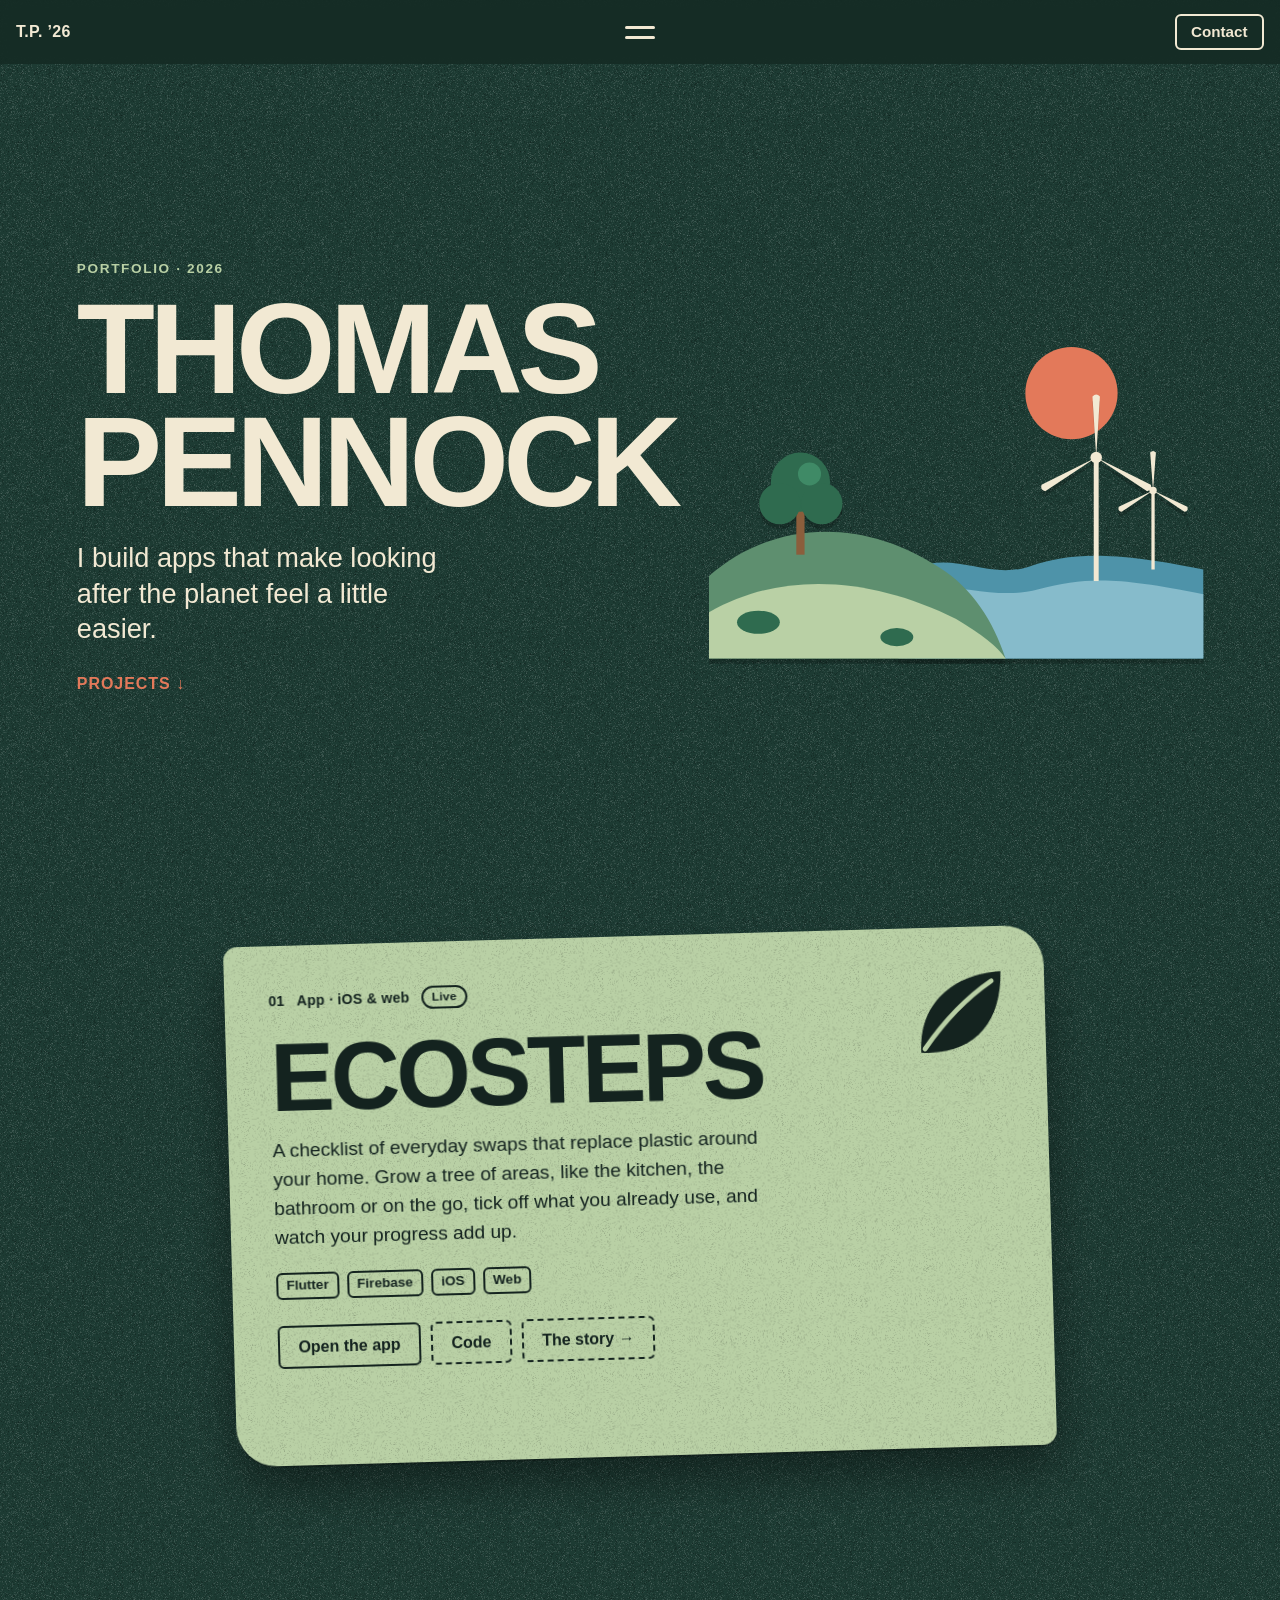
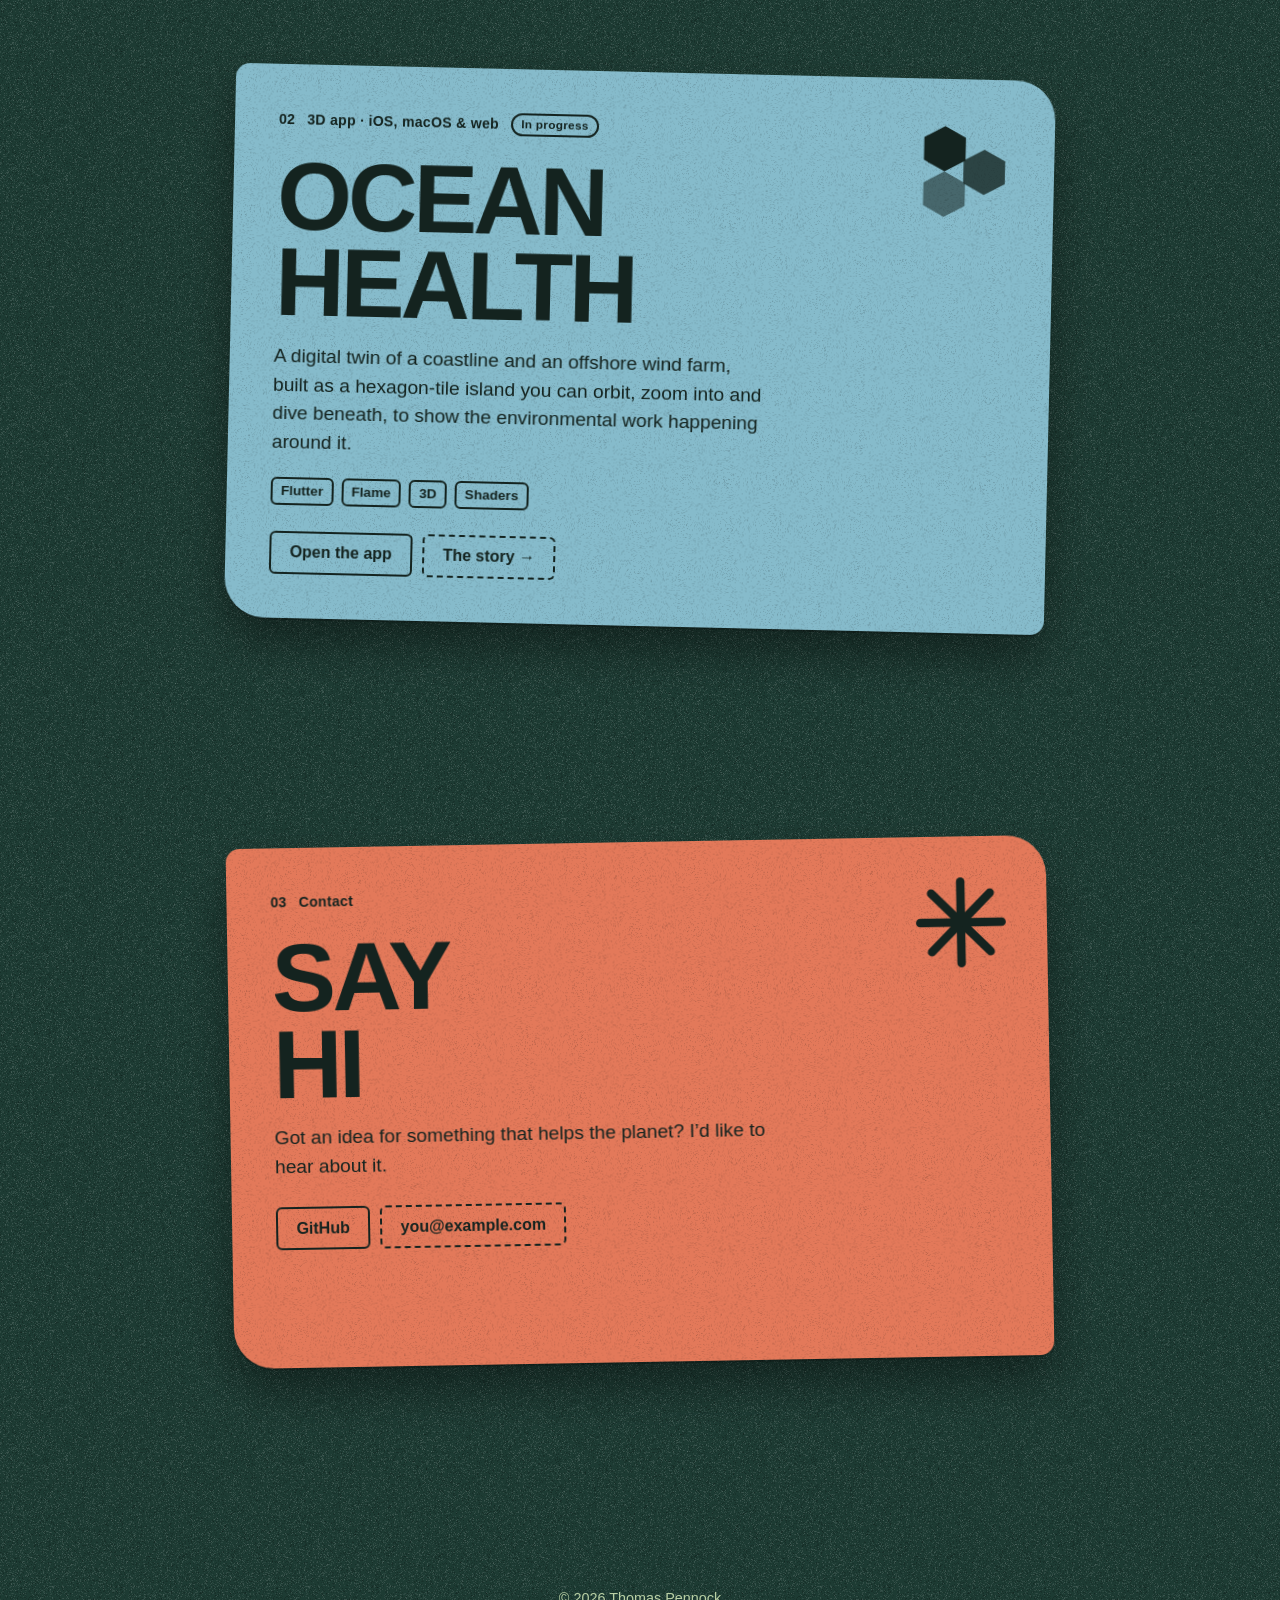
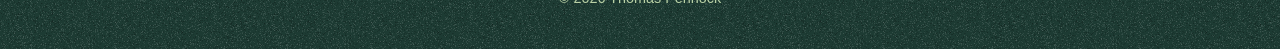
<file: index.html>
<!doctype html>
<html lang="en">
<head>
  <meta charset="utf-8">
  <meta name="viewport" content="width=device-width, initial-scale=1">
  <title>Thomas Pennock — apps for a healthier planet</title>
  <meta name="description" content="Thomas Pennock builds apps for a healthier planet. Selected projects: EcoSteps and Ocean Health.">
  <meta name="theme-color" content="#142A24">
  <link rel="stylesheet" href="style.css">
  <!--
    Placeholders to replace before publishing:
      - the email address in the "Say hi" card (search for TODO)
      - the one-line intro and the project texts, which are first drafts
  -->
</head>
<body>

<header class="bar">
  <a class="bar__brand" href="#top">T.P. ’26</a>
  <button class="bar__menu" type="button" aria-label="Menu" aria-expanded="false" aria-controls="menu">
    <span></span><span></span>
  </button>
  <a class="btn btn--bar" href="#say-hi">Contact</a>
</header>

<nav id="menu" class="menu" hidden aria-label="Main">
  <a href="#top">Top</a>
  <a href="#projects">Projects</a>
  <a href="#say-hi">Say hi</a>
</nav>

<main id="top">

  <section class="hero">
    <div class="hero__text">
      <p class="hero__kicker">Portfolio · 2026</p>
      <h1 class="hero__title">Thomas<br>Pennock</h1>
      <p class="hero__lede">I build apps that make looking after the planet feel a little easier.</p>
      <a class="hero__cue" href="#projects">Projects <span aria-hidden="true">↓</span></a>
    </div>

    <!-- Land on the left (EcoSteps), sea on the right (Ocean Health). -->
    <svg class="hero__art" viewBox="0 0 600 440" role="img" aria-label="Paper-cut landscape: a tree on a green hill beside a sea with wind turbines">
      <circle class="sun" cx="440" cy="118" r="56" fill="#E3795A"/>

      <g class="paper">
        <path d="M250 330 C300 310 340 345 390 328 S490 310 600 332 V440 H250 Z" fill="#4E93A9"/>

        <g class="turbine turbine--far">
          <rect x="537" y="236" width="4" height="96" fill="#F2E9D3"/>
          <g class="blades" style="transform-origin:539px 236px">
            <path d="M539 236 L535.5 190 Q539 186 542.5 190 Z" fill="#F2E9D3"/>
            <path d="M539 236 L535.5 190 Q539 186 542.5 190 Z" fill="#F2E9D3" transform="rotate(120 539 236)"/>
            <path d="M539 236 L535.5 190 Q539 186 542.5 190 Z" fill="#F2E9D3" transform="rotate(240 539 236)"/>
          </g>
          <circle cx="539" cy="236" r="4.5" fill="#F2E9D3"/>
        </g>

        <path d="M230 360 C290 340 340 372 400 356 S500 342 600 362 V440 H230 Z" fill="#86BBCB"/>

        <g class="turbine">
          <rect x="467" y="196" width="6" height="150" fill="#F2E9D3"/>
          <g class="blades" style="transform-origin:470px 196px">
            <path d="M470 196 L465.5 122 Q470 117 474.5 122 Z" fill="#F2E9D3"/>
            <path d="M470 196 L465.5 122 Q470 117 474.5 122 Z" fill="#F2E9D3" transform="rotate(120 470 196)"/>
            <path d="M470 196 L465.5 122 Q470 117 474.5 122 Z" fill="#F2E9D3" transform="rotate(240 470 196)"/>
          </g>
          <circle cx="470" cy="196" r="7" fill="#F2E9D3"/>
        </g>
      </g>

      <g class="paper">
        <path d="M0 340 C80 270 190 270 280 330 C320 355 345 395 360 440 H0 Z" fill="#5E8F6F"/>

        <g class="tree" style="transform-origin:111px 310px">
          <rect x="106" y="250" width="10" height="64" fill="#8B5E3C"/>
          <circle cx="111" cy="226" r="36" fill="#2F6B4F"/>
          <circle cx="86" cy="252" r="25" fill="#2F6B4F"/>
          <circle cx="137" cy="252" r="25" fill="#2F6B4F"/>
          <circle cx="122" cy="216" r="14" fill="#3F8A66"/>
        </g>

        <path d="M0 384 C90 332 200 342 300 392 C330 410 350 425 360 440 H0 Z" fill="#B9D0A5"/>
        <ellipse cx="60" cy="396" rx="26" ry="14" fill="#2F6B4F"/>
        <ellipse cx="228" cy="414" rx="20" ry="11" fill="#2F6B4F"/>
      </g>
    </svg>
  </section>

  <section id="projects" class="stack" aria-label="Projects">

    <article class="card card--sage" style="--tilt:-1.6deg; --i:0">
      <svg class="card__art" viewBox="0 0 110 110" aria-hidden="true">
        <path d="M14 96 C12 44 50 14 100 12 C100 66 70 100 14 96 Z" fill="#14231F"/>
        <path d="M18 92 C40 62 62 40 90 22" fill="none" stroke="#B9D0A5" stroke-width="5" stroke-linecap="round"/>
      </svg>
      <div class="card__meta">
        <span>01</span><span>App · iOS &amp; web</span><span class="pill">Live</span>
      </div>
      <h2 class="card__title"><a href="ecosteps.html" style="text-decoration:none">EcoSteps</a></h2>
      <p class="card__text">A checklist of everyday swaps that replace plastic around your home. Grow a tree of areas, like the kitchen, the bathroom or on the go, tick off what you already use, and watch your progress add up.</p>
      <ul class="tags"><li>Flutter</li><li>Firebase</li><li>iOS</li><li>Web</li></ul>
      <div class="card__actions">
        <a class="btn" href="https://ecosteps.web.app" target="_blank" rel="noopener">Open the app</a>
        <a class="btn btn--ghost" href="https://github.com/pennockthomas/Flutter" target="_blank" rel="noopener">Code</a>
        <a class="btn btn--ghost" href="ecosteps.html">The story →</a>
      </div>
    </article>

    <article class="card card--sea" style="--tilt:1.3deg; --i:1">
      <svg class="card__art" viewBox="0 0 110 110" aria-hidden="true">
        <g fill="#14231F">
          <path d="M30 14 L52 26 V50 L30 62 L8 50 V26 Z"/>
          <path d="M72 38 L94 50 V74 L72 86 L50 74 V50 Z" opacity=".78"/>
          <path d="M30 62 L52 74 V98 L30 110 L8 98 V74 Z" opacity=".55"/>
        </g>
      </svg>
      <div class="card__meta">
        <span>02</span><span>3D app · iOS, macOS &amp; web</span><span class="pill">In progress</span>
      </div>
      <h2 class="card__title">Ocean<br>Health</h2>
      <p class="card__text">A digital twin of a coastline and an offshore wind farm, built as a hexagon-tile island you can orbit, zoom into and dive beneath, to show the environmental work happening around it.</p>
      <ul class="tags"><li>Flutter</li><li>Flame</li><li>3D</li><li>Shaders</li></ul>
      <div class="card__actions">
        <a class="btn" href="https://ocean-health-vo.web.app" target="_blank" rel="noopener">Open the app</a>
        <a class="btn btn--ghost" href="ocean-health.html">The story →</a>
      </div>
    </article>

    <article id="say-hi" class="card card--coral" style="--tilt:-1deg; --i:2">
      <svg class="card__art" viewBox="0 0 110 110" aria-hidden="true">
        <g stroke="#14231F" stroke-width="9" stroke-linecap="round">
          <path d="M55 12 V98"/><path d="M12 55 H98"/><path d="M24 24 L86 86"/><path d="M86 24 L24 86"/>
        </g>
      </svg>
      <div class="card__meta"><span>03</span><span>Contact</span></div>
      <h2 class="card__title">Say<br>hi</h2>
      <p class="card__text">Got an idea for something that helps the planet? I’d like to hear about it.</p>
      <div class="card__actions">
        <a class="btn" href="https://github.com/pennockthomas" target="_blank" rel="noopener">GitHub</a>
        <!-- TODO: replace with your real email address -->
        <a class="btn btn--ghost" href="mailto:you@example.com">you@example.com</a>
      </div>
    </article>

  </section>
</main>

<footer class="foot">
  <p>© 2026 Thomas Pennock</p>
</footer>

<script src="script.js"></script>
</body>
</html>
</file>
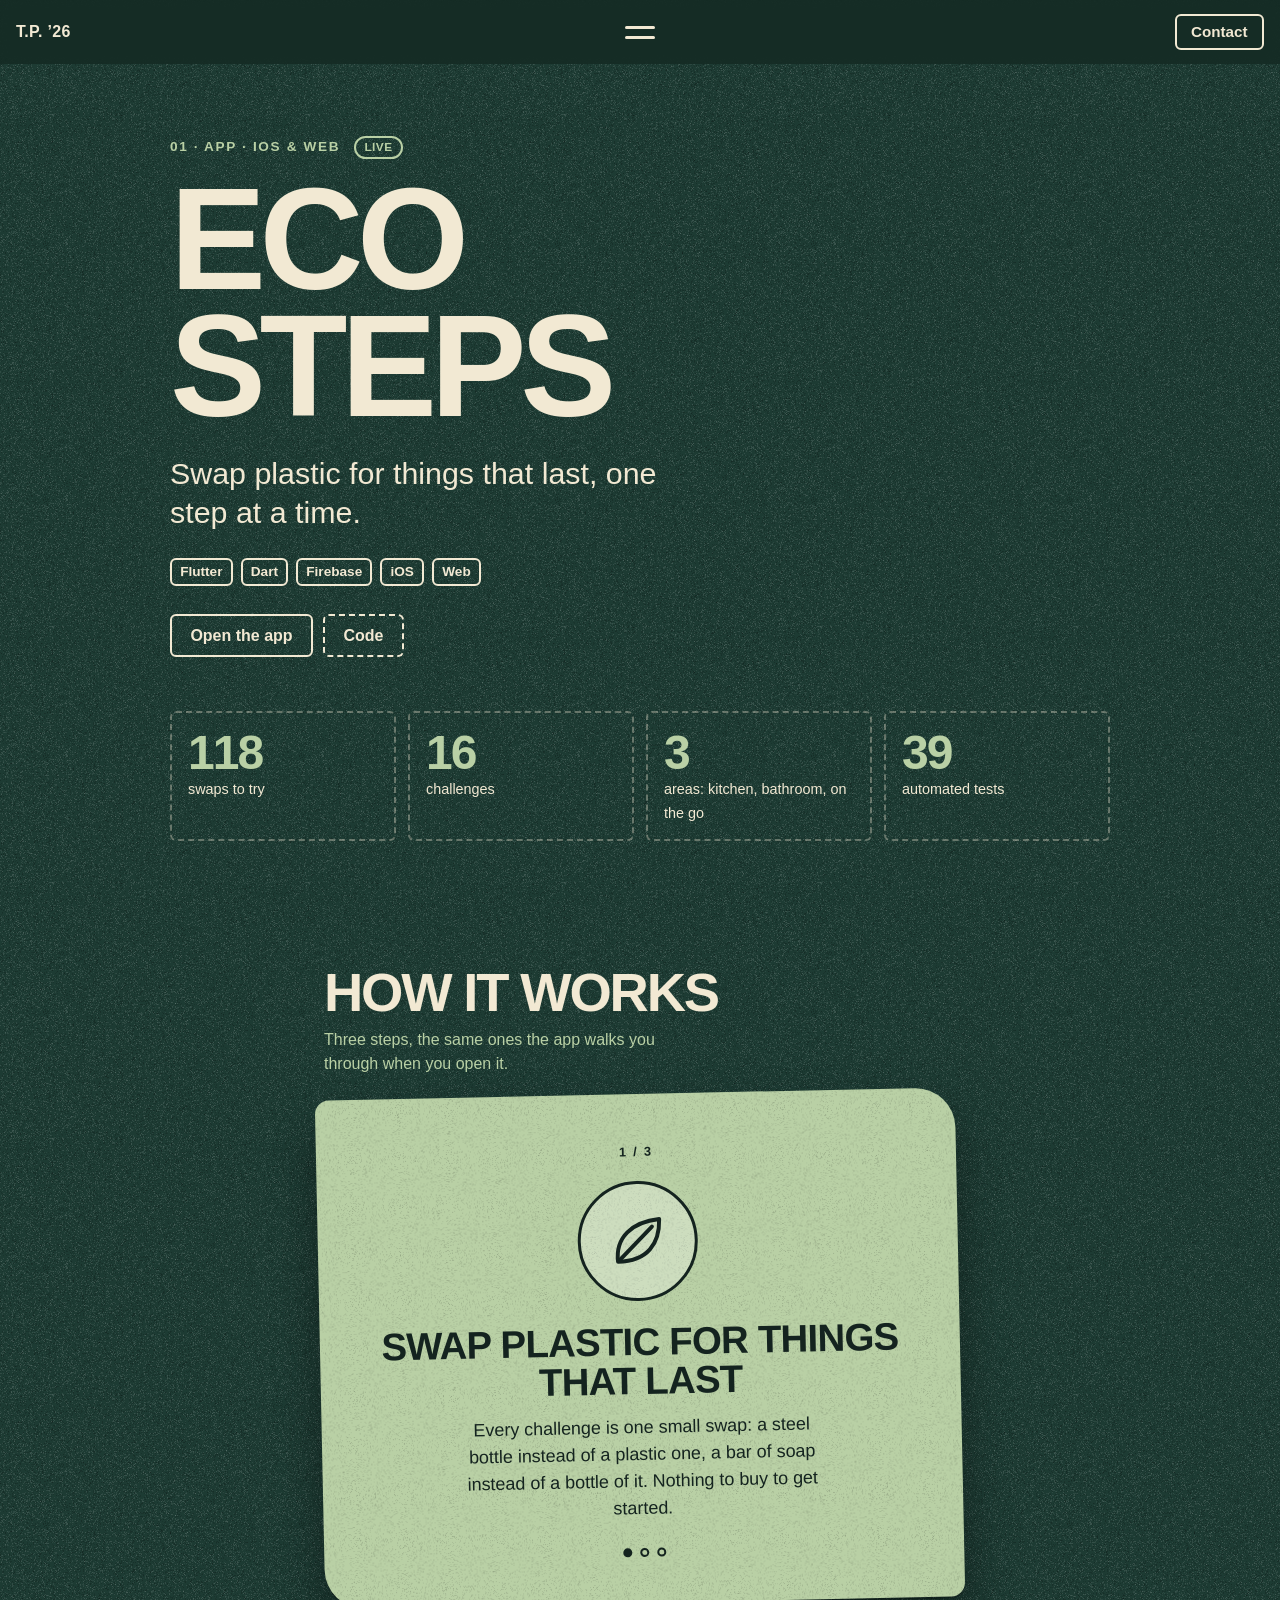
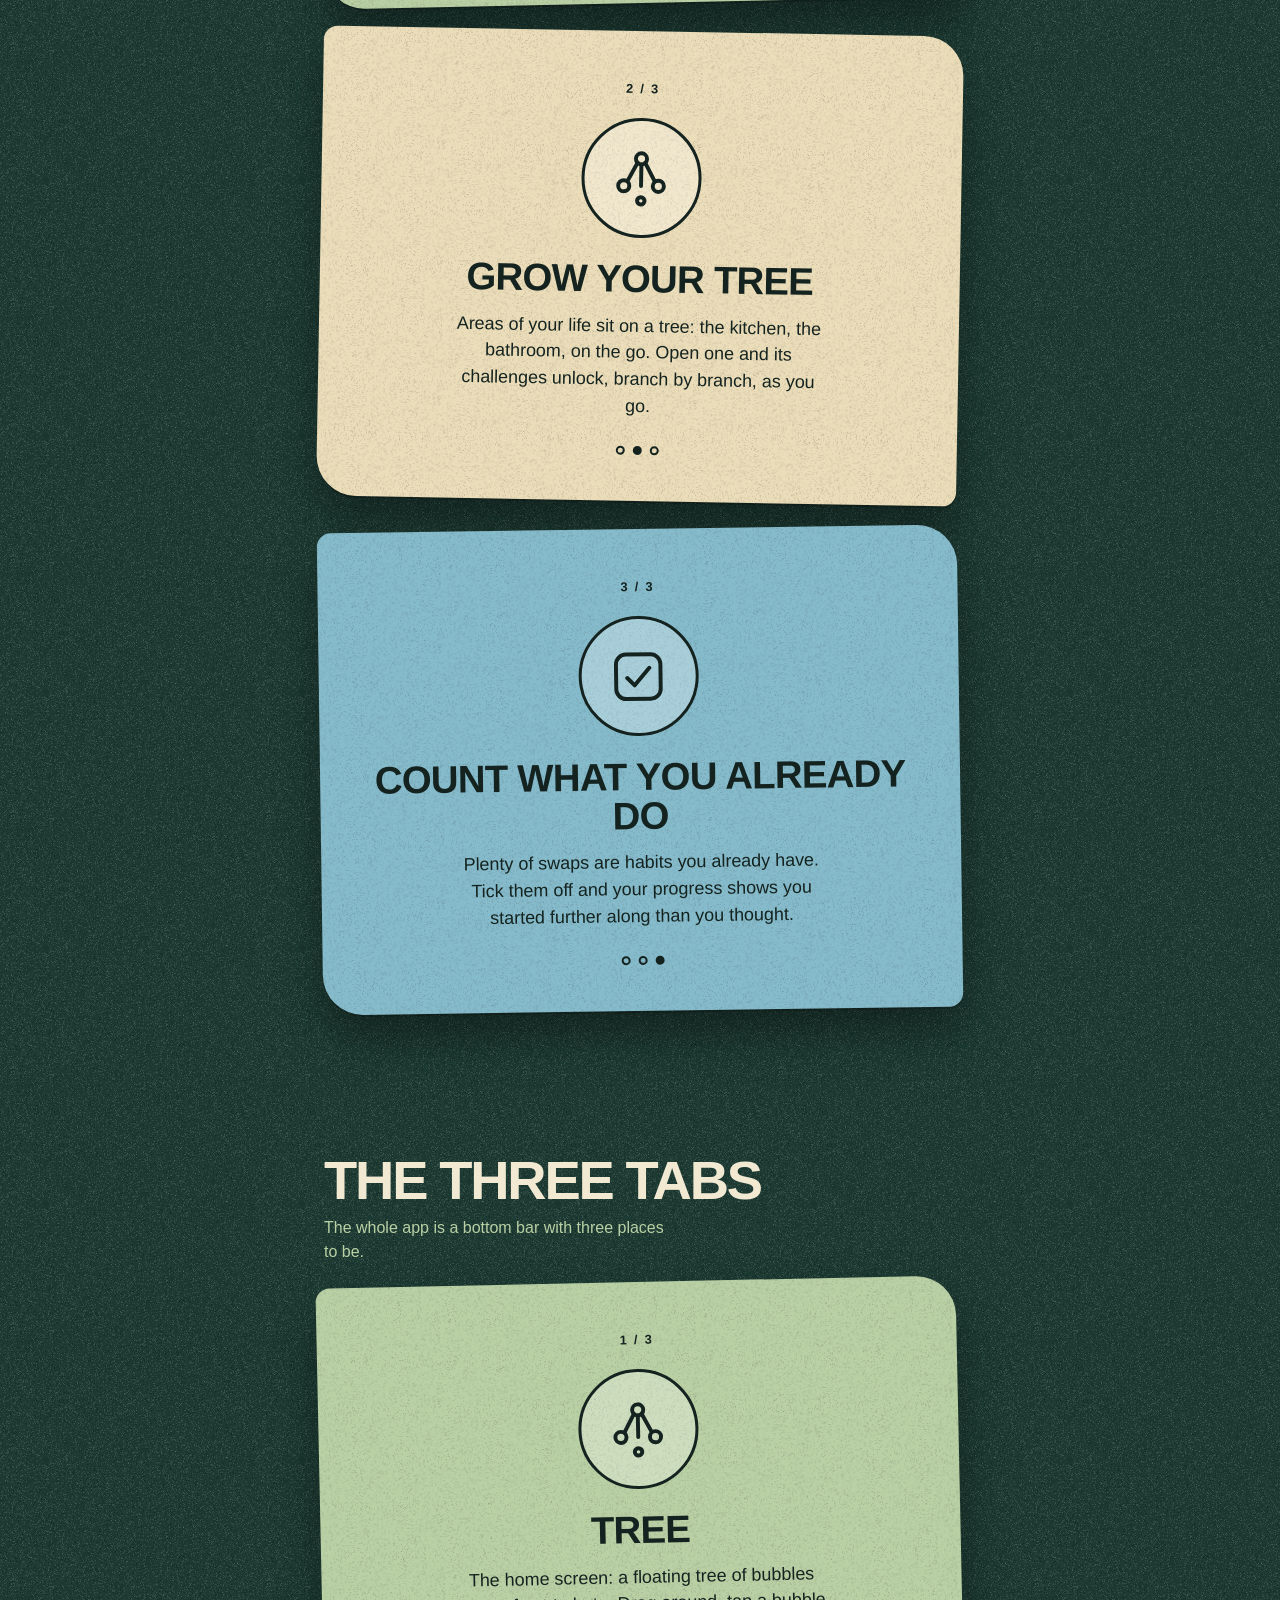
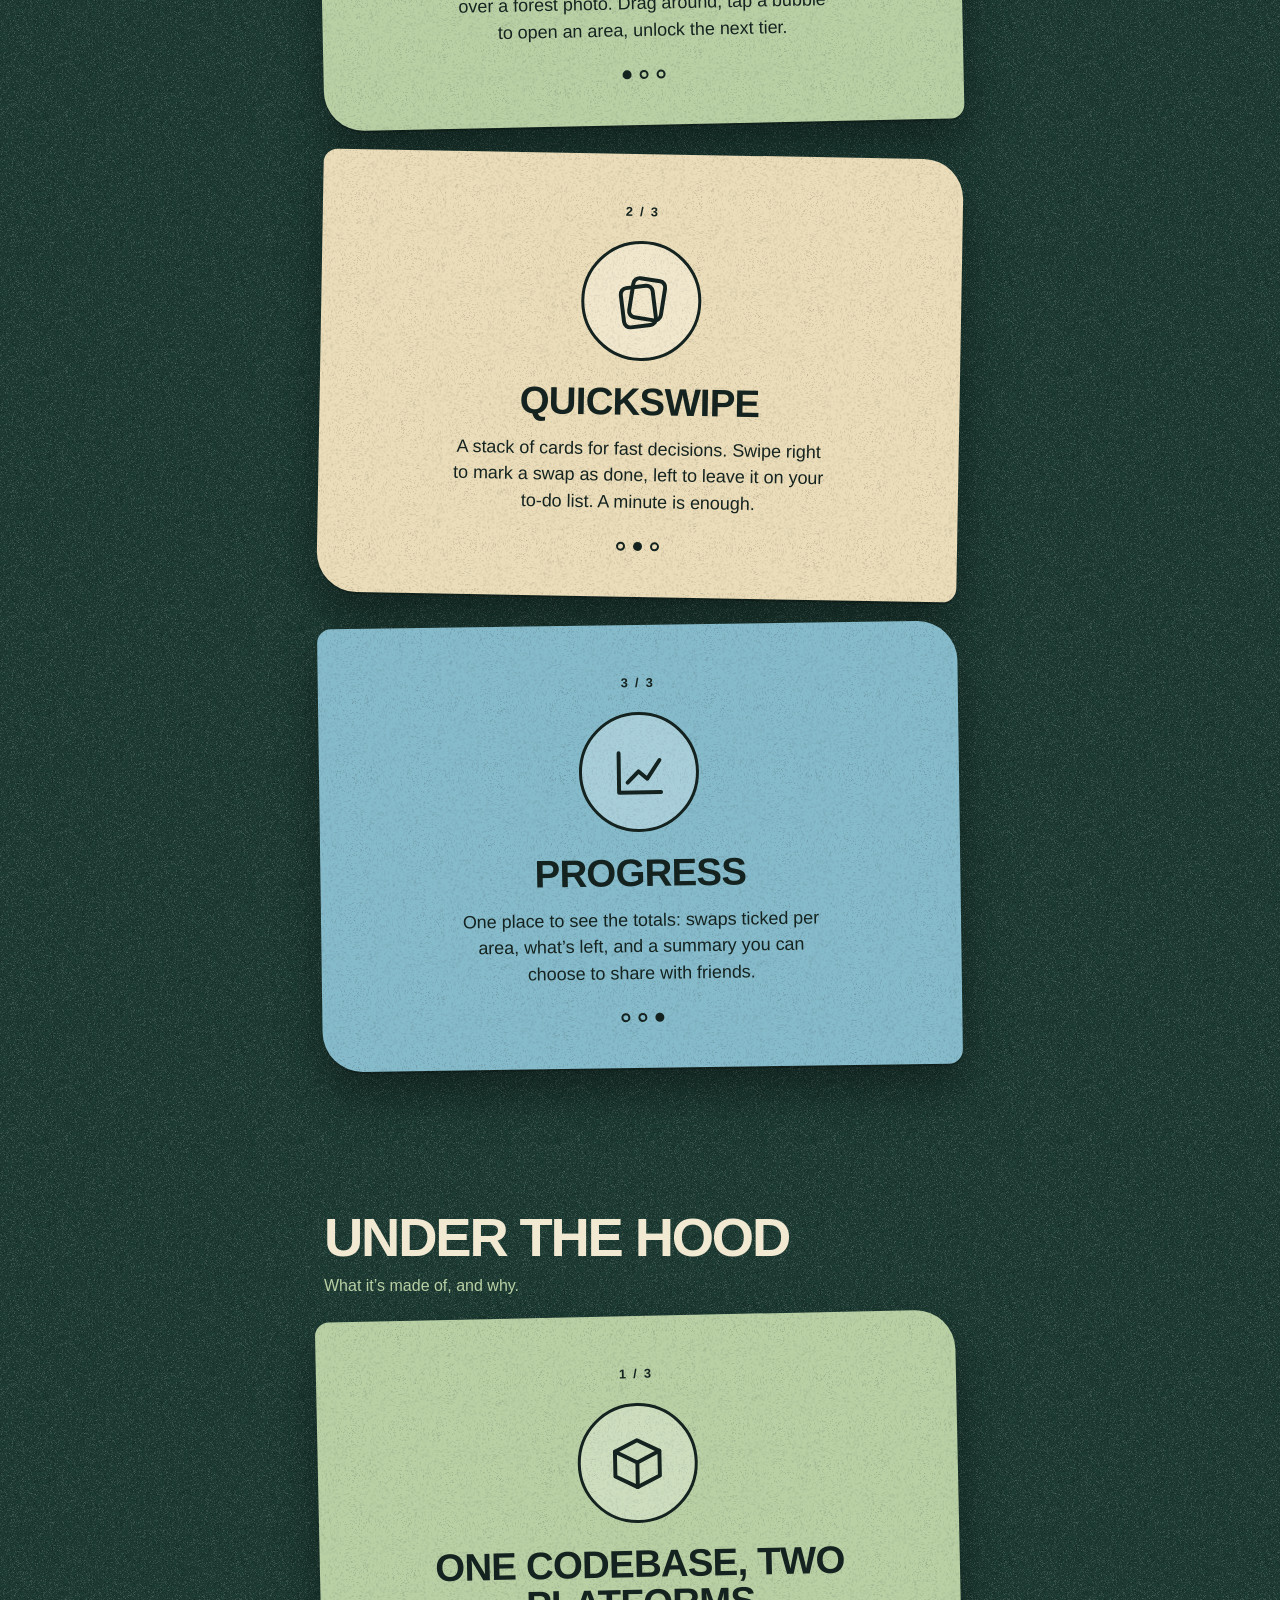
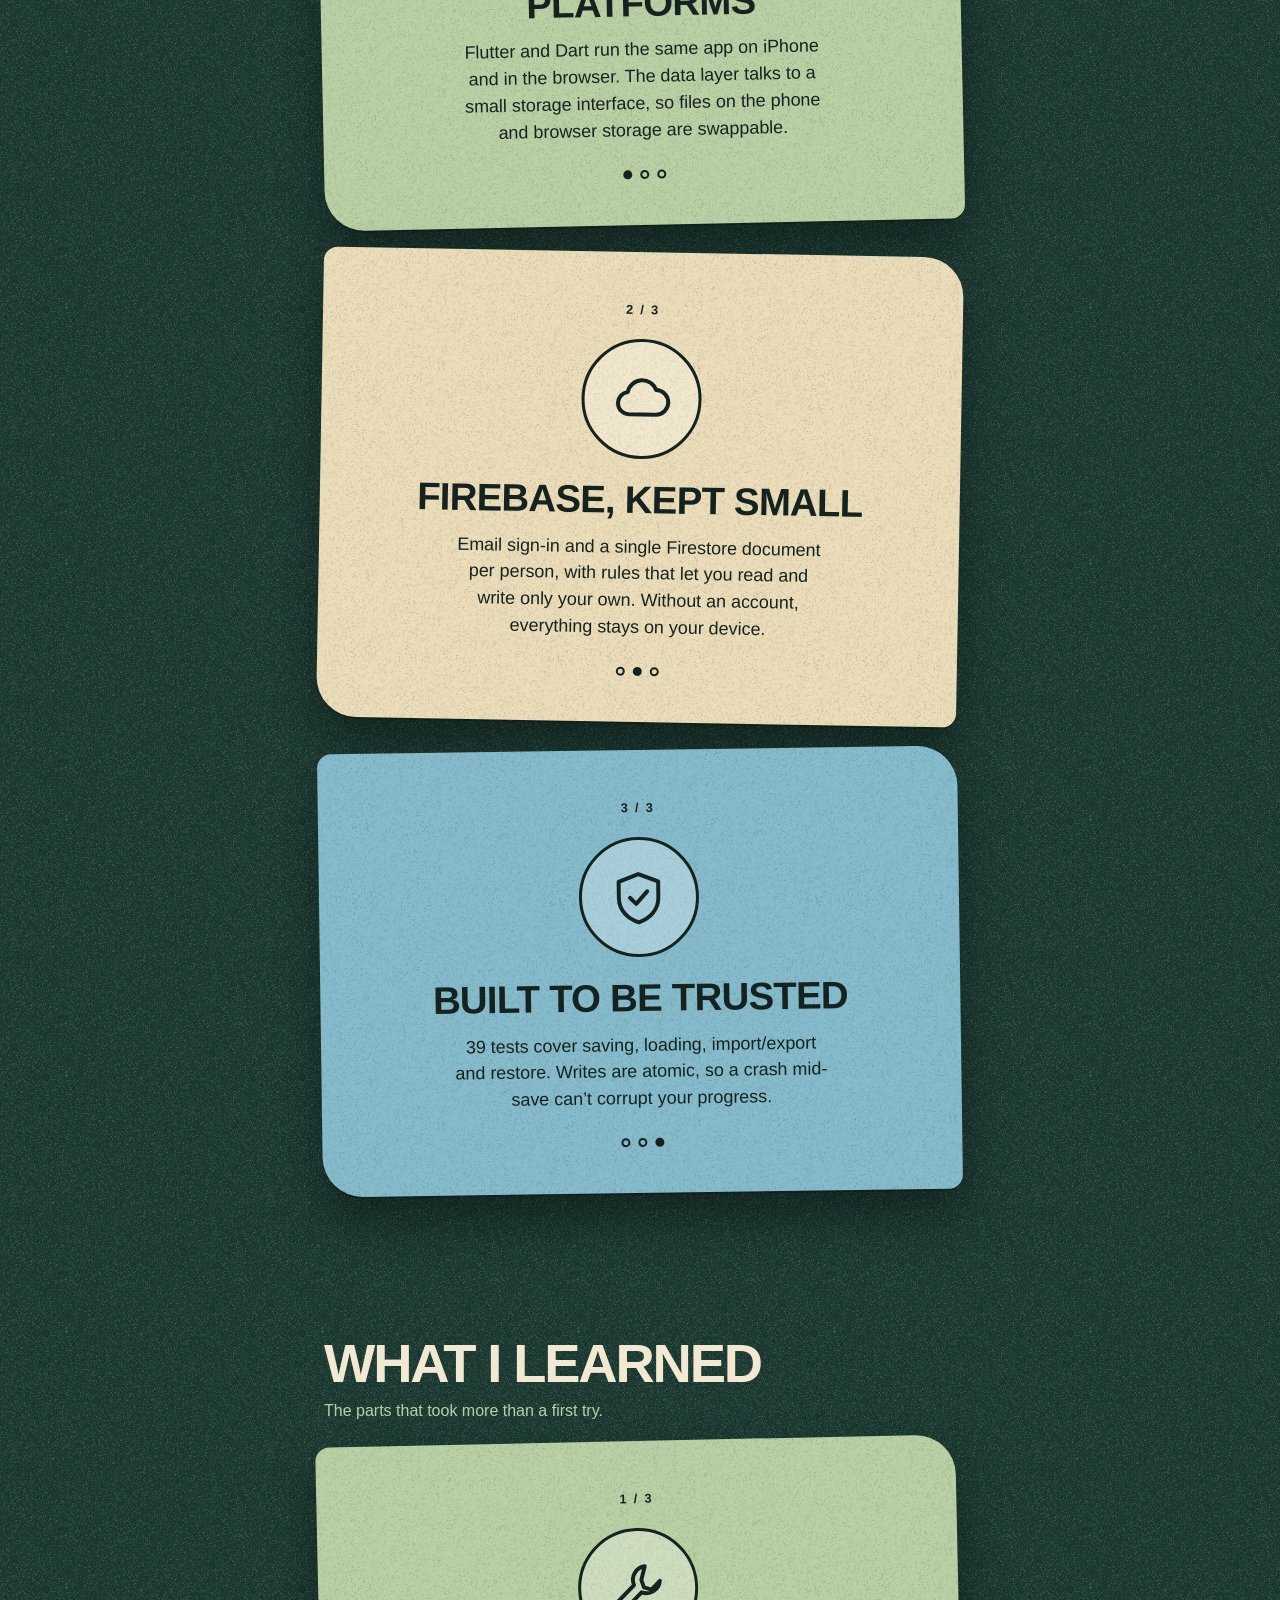
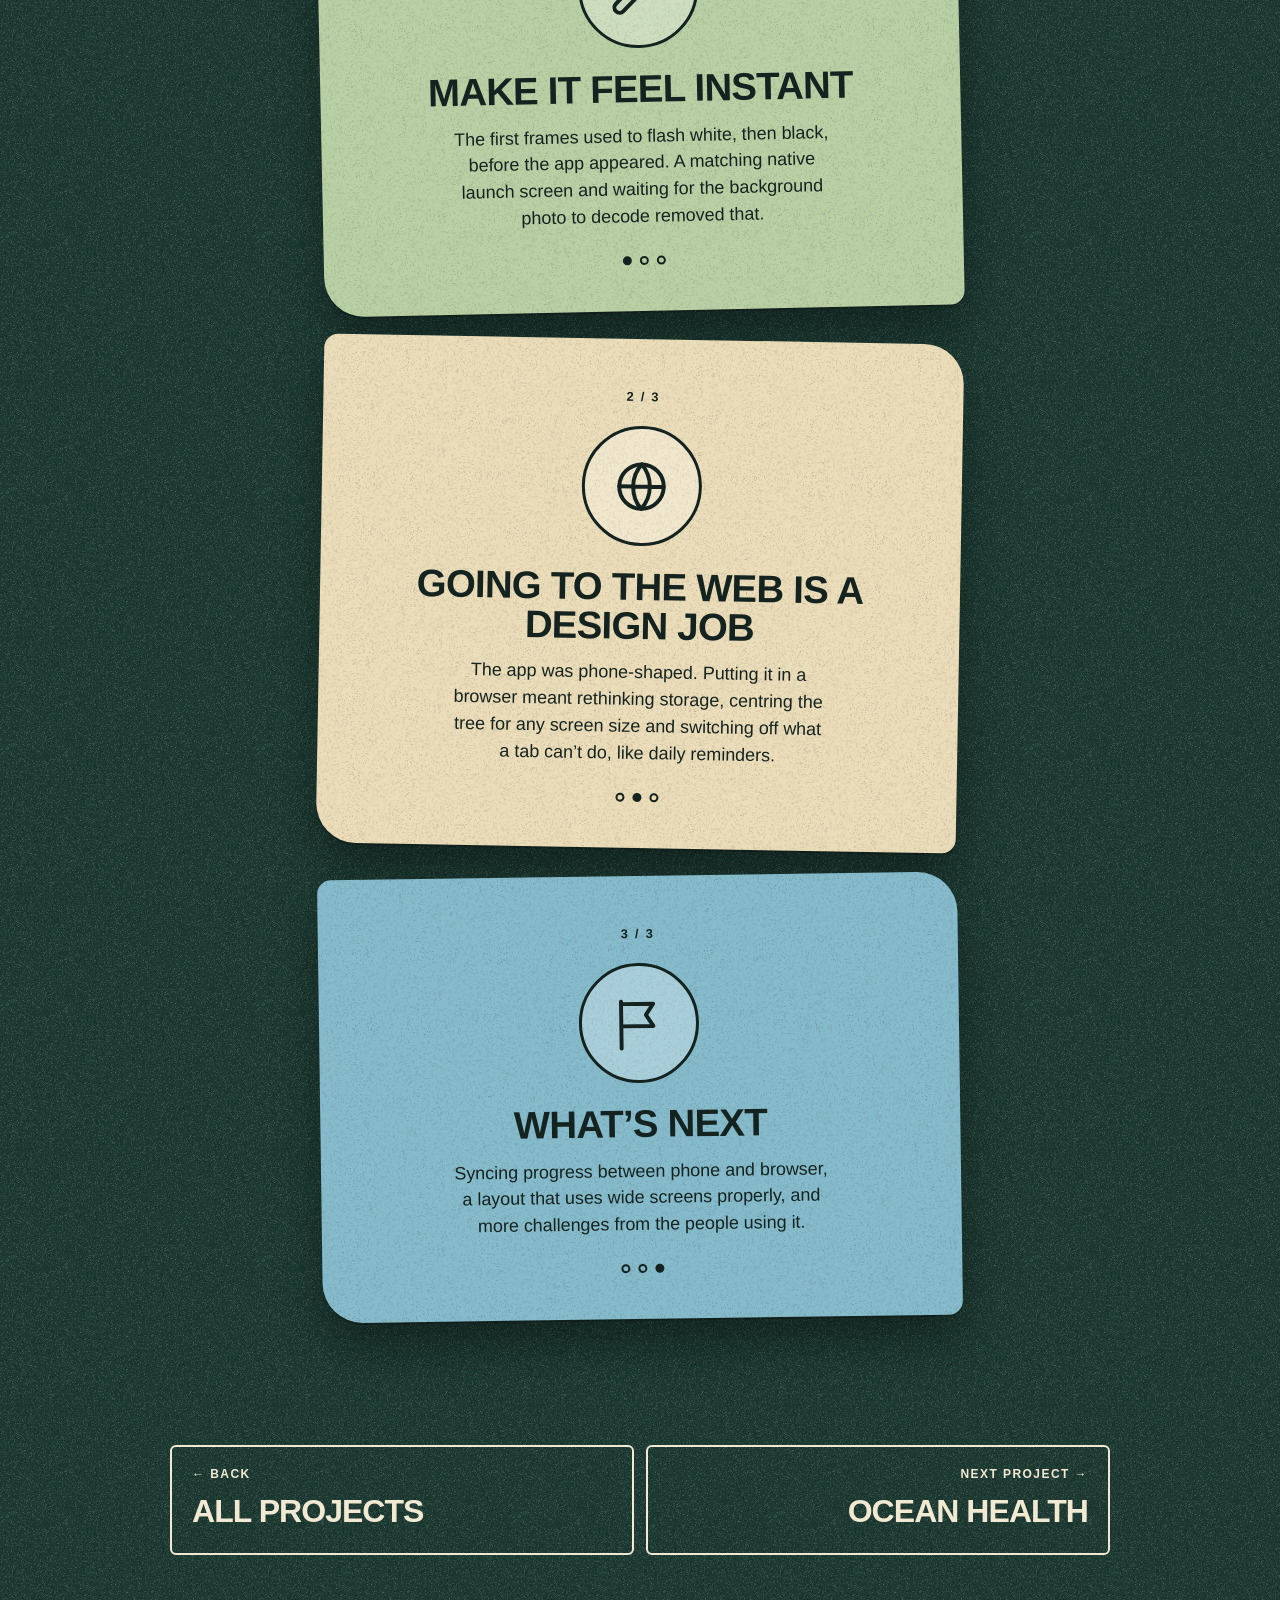
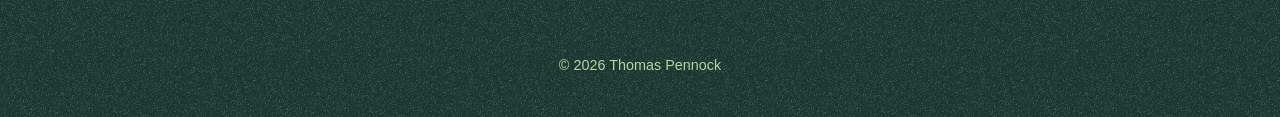
<file: ecosteps.html>
<!doctype html>
<html lang="en">
<head>
  <meta charset="utf-8">
  <meta name="viewport" content="width=device-width, initial-scale=1">
  <title>EcoSteps — Thomas Pennock</title>
  <meta name="description" content="EcoSteps: a Flutter app (iOS and web) for swapping everyday plastic for things that last. How it works and how it was built.">
  <meta name="theme-color" content="#142A24">
  <link rel="stylesheet" href="style.css">
</head>
<body class="page-sage">

<header class="bar">
  <a class="bar__brand" href="index.html">T.P. ’26</a>
  <button class="bar__menu" type="button" aria-label="Menu" aria-expanded="false" aria-controls="menu">
    <span></span><span></span>
  </button>
  <a class="btn btn--bar" href="index.html#say-hi">Contact</a>
</header>

<nav id="menu" class="menu" hidden aria-label="Main">
  <a href="index.html">Home</a>
  <a href="index.html#projects">Projects</a>
  <a href="index.html#say-hi">Say hi</a>
</nav>

<main>
  <section class="proj-hero">
    <p class="proj-hero__kicker"><span>01 · App · iOS &amp; web</span><span class="pill">Live</span></p>
    <h1 class="proj-hero__title">Eco<br>Steps</h1>
    <p class="proj-hero__lede">Swap plastic for things that last, one step at a time.</p>
    <ul class="tags"><li>Flutter</li><li>Dart</li><li>Firebase</li><li>iOS</li><li>Web</li></ul>
    <div class="card__actions"><a class="btn" href="https://ecosteps.web.app" target="_blank" rel="noopener">Open the app</a><a class="btn btn--ghost" href="https://github.com/pennockthomas/Flutter" target="_blank" rel="noopener">Code</a></div>
  </section>

  <div class="facts">
    <div class="fact"><b>118</b><span>swaps to try</span></div>
    <div class="fact"><b>16</b><span>challenges</span></div>
    <div class="fact"><b>3</b><span>areas: kitchen, bathroom, on the go</span></div>
    <div class="fact"><b>39</b><span>automated tests</span></div>
  </div>

  <div class="chapter"><h2>How it works</h2><p>Three steps, the same ones the app walks you through when you open it.</p></div>
  <section class="steps" aria-label="How it works">
    <article class="step step--sage" style="--tilt:-1.2deg">
      <span class="step__count">1 / 3</span>
      <div class="step__medal"><svg viewBox="0 0 48 48" fill="none" stroke="#14231F" stroke-width="3.2" stroke-linecap="round" stroke-linejoin="round"><path d="M8 40C6 20 20 8 42 6c0 20-10 34-34 34Z"/><path d="M10 38C20 28 28 20 36 12"/></svg></div>
      <h3 class="step__title">Swap plastic for things that last</h3>
      <p class="step__text">Every challenge is one small swap: a steel bottle instead of a plastic one, a bar of soap instead of a bottle of it. Nothing to buy to get started.</p>
      <div class="step__dots" aria-hidden="true"><i class="on"></i><i></i><i></i></div>
    </article>
    <article class="step step--sand" style="--tilt:1deg">
      <span class="step__count">2 / 3</span>
      <div class="step__medal"><svg viewBox="0 0 48 48" fill="none" stroke="#14231F" stroke-width="3.2" stroke-linecap="round" stroke-linejoin="round"><circle cx="24" cy="8" r="4.5"/><circle cx="10" cy="30" r="4.5"/><circle cx="38" cy="30" r="4.5"/><circle cx="24" cy="42" r="3"/><path d="M24 12.5V30M21 11 13 26M27 11l8 15"/></svg></div>
      <h3 class="step__title">Grow your tree</h3>
      <p class="step__text">Areas of your life sit on a tree: the kitchen, the bathroom, on the go. Open one and its challenges unlock, branch by branch, as you go.</p>
      <div class="step__dots" aria-hidden="true"><i></i><i class="on"></i><i></i></div>
    </article>
    <article class="step step--sea" style="--tilt:-0.8deg">
      <span class="step__count">3 / 3</span>
      <div class="step__medal"><svg viewBox="0 0 48 48" fill="none" stroke="#14231F" stroke-width="3.2" stroke-linecap="round" stroke-linejoin="round"><rect x="6" y="6" width="36" height="36" rx="8"/><path d="m15 25 6 6 12-14"/></svg></div>
      <h3 class="step__title">Count what you already do</h3>
      <p class="step__text">Plenty of swaps are habits you already have. Tick them off and your progress shows you started further along than you thought.</p>
      <div class="step__dots" aria-hidden="true"><i></i><i></i><i class="on"></i></div>
    </article>
  </section>
  <div class="chapter"><h2>The three tabs</h2><p>The whole app is a bottom bar with three places to be.</p></div>
  <section class="steps" aria-label="The three tabs">
    <article class="step step--sage" style="--tilt:-1.2deg">
      <span class="step__count">1 / 3</span>
      <div class="step__medal"><svg viewBox="0 0 48 48" fill="none" stroke="#14231F" stroke-width="3.2" stroke-linecap="round" stroke-linejoin="round"><circle cx="24" cy="8" r="4.5"/><circle cx="10" cy="30" r="4.5"/><circle cx="38" cy="30" r="4.5"/><circle cx="24" cy="42" r="3"/><path d="M24 12.5V30M21 11 13 26M27 11l8 15"/></svg></div>
      <h3 class="step__title">Tree</h3>
      <p class="step__text">The home screen: a floating tree of bubbles over a forest photo. Drag around, tap a bubble to open an area, unlock the next tier.</p>
      <div class="step__dots" aria-hidden="true"><i class="on"></i><i></i><i></i></div>
    </article>
    <article class="step step--sand" style="--tilt:1deg">
      <span class="step__count">2 / 3</span>
      <div class="step__medal"><svg viewBox="0 0 48 48" fill="none" stroke="#14231F" stroke-width="3.2" stroke-linecap="round" stroke-linejoin="round"><rect x="9" y="12" width="26" height="32" rx="5" transform="rotate(-8 22 28)"/><rect x="16" y="6" width="26" height="32" rx="5" transform="rotate(8 29 22)"/></svg></div>
      <h3 class="step__title">QuickSwipe</h3>
      <p class="step__text">A stack of cards for fast decisions. Swipe right to mark a swap as done, left to leave it on your to-do list. A minute is enough.</p>
      <div class="step__dots" aria-hidden="true"><i></i><i class="on"></i><i></i></div>
    </article>
    <article class="step step--sea" style="--tilt:-0.8deg">
      <span class="step__count">3 / 3</span>
      <div class="step__medal"><svg viewBox="0 0 48 48" fill="none" stroke="#14231F" stroke-width="3.2" stroke-linecap="round" stroke-linejoin="round"><path d="M8 40V8M8 40h34"/><path d="M15 32l9-9 7 6 10-15"/></svg></div>
      <h3 class="step__title">Progress</h3>
      <p class="step__text">One place to see the totals: swaps ticked per area, what’s left, and a summary you can choose to share with friends.</p>
      <div class="step__dots" aria-hidden="true"><i></i><i></i><i class="on"></i></div>
    </article>
  </section>
  <div class="chapter"><h2>Under the hood</h2><p>What it’s made of, and why.</p></div>
  <section class="steps" aria-label="Under the hood">
    <article class="step step--sage" style="--tilt:-1.2deg">
      <span class="step__count">1 / 3</span>
      <div class="step__medal"><svg viewBox="0 0 48 48" fill="none" stroke="#14231F" stroke-width="3.2" stroke-linecap="round" stroke-linejoin="round"><path d="M24 5 42 14v20L24 43 6 34V14Z"/><path d="M6 14l18 9 18-9M24 23v20"/></svg></div>
      <h3 class="step__title">One codebase, two platforms</h3>
      <p class="step__text">Flutter and Dart run the same app on iPhone and in the browser. The data layer talks to a small storage interface, so files on the phone and browser storage are swappable.</p>
      <div class="step__dots" aria-hidden="true"><i class="on"></i><i></i><i></i></div>
    </article>
    <article class="step step--sand" style="--tilt:1deg">
      <span class="step__count">2 / 3</span>
      <div class="step__medal"><svg viewBox="0 0 48 48" fill="none" stroke="#14231F" stroke-width="3.2" stroke-linecap="round" stroke-linejoin="round"><path d="M14 36a9 9 0 0 1-1-17.9A12 12 0 0 1 36 16a10 10 0 0 1 0 20Z"/></svg></div>
      <h3 class="step__title">Firebase, kept small</h3>
      <p class="step__text">Email sign-in and a single Firestore document per person, with rules that let you read and write only your own. Without an account, everything stays on your device.</p>
      <div class="step__dots" aria-hidden="true"><i></i><i class="on"></i><i></i></div>
    </article>
    <article class="step step--sea" style="--tilt:-0.8deg">
      <span class="step__count">3 / 3</span>
      <div class="step__medal"><svg viewBox="0 0 48 48" fill="none" stroke="#14231F" stroke-width="3.2" stroke-linecap="round" stroke-linejoin="round"><path d="M24 5 8 11v13c0 10 7 17 16 20 9-3 16-10 16-20V11Z"/><path d="m17 24 5 5 9-10"/></svg></div>
      <h3 class="step__title">Built to be trusted</h3>
      <p class="step__text">39 tests cover saving, loading, import/export and restore. Writes are atomic, so a crash mid-save can’t corrupt your progress.</p>
      <div class="step__dots" aria-hidden="true"><i></i><i></i><i class="on"></i></div>
    </article>
  </section>
  <div class="chapter"><h2>What I learned</h2><p>The parts that took more than a first try.</p></div>
  <section class="steps" aria-label="What I learned">
    <article class="step step--sage" style="--tilt:-1.2deg">
      <span class="step__count">1 / 3</span>
      <div class="step__medal"><svg viewBox="0 0 48 48" fill="none" stroke="#14231F" stroke-width="3.2" stroke-linecap="round" stroke-linejoin="round"><path d="M30 6a11 11 0 0 0-9 15L6 36a4 4 0 0 0 6 6l15-15A11 11 0 0 0 42 18l-7 7-6-2-2-6Z"/></svg></div>
      <h3 class="step__title">Make it feel instant</h3>
      <p class="step__text">The first frames used to flash white, then black, before the app appeared. A matching native launch screen and waiting for the background photo to decode removed that.</p>
      <div class="step__dots" aria-hidden="true"><i class="on"></i><i></i><i></i></div>
    </article>
    <article class="step step--sand" style="--tilt:1deg">
      <span class="step__count">2 / 3</span>
      <div class="step__medal"><svg viewBox="0 0 48 48" fill="none" stroke="#14231F" stroke-width="3.2" stroke-linecap="round" stroke-linejoin="round"><circle cx="24" cy="24" r="18"/><path d="M6 24h36M24 6c-9 10-9 26 0 36M24 6c9 10 9 26 0 36"/></svg></div>
      <h3 class="step__title">Going to the web is a design job</h3>
      <p class="step__text">The app was phone-shaped. Putting it in a browser meant rethinking storage, centring the tree for any screen size and switching off what a tab can’t do, like daily reminders.</p>
      <div class="step__dots" aria-hidden="true"><i></i><i class="on"></i><i></i></div>
    </article>
    <article class="step step--sea" style="--tilt:-0.8deg">
      <span class="step__count">3 / 3</span>
      <div class="step__medal"><svg viewBox="0 0 48 48" fill="none" stroke="#14231F" stroke-width="3.2" stroke-linecap="round" stroke-linejoin="round"><path d="M10 44V6M10 8h26l-6 9 6 9H10"/></svg></div>
      <h3 class="step__title">What’s next</h3>
      <p class="step__text">Syncing progress between phone and browser, a layout that uses wide screens properly, and more challenges from the people using it.</p>
      <div class="step__dots" aria-hidden="true"><i></i><i></i><i class="on"></i></div>
    </article>
  </section>

  <nav class="pager" aria-label="Other projects">
    <a class="prev" href="index.html#projects"><small>← Back</small><strong>All projects</strong></a>
    <a class="next" href="ocean-health.html"><small>Next project →</small><strong>Ocean Health</strong></a>
  </nav>
</main>

<footer class="foot">
  <p>© 2026 Thomas Pennock</p>
</footer>

<script src="script.js"></script>
</body>
</html>
</file>
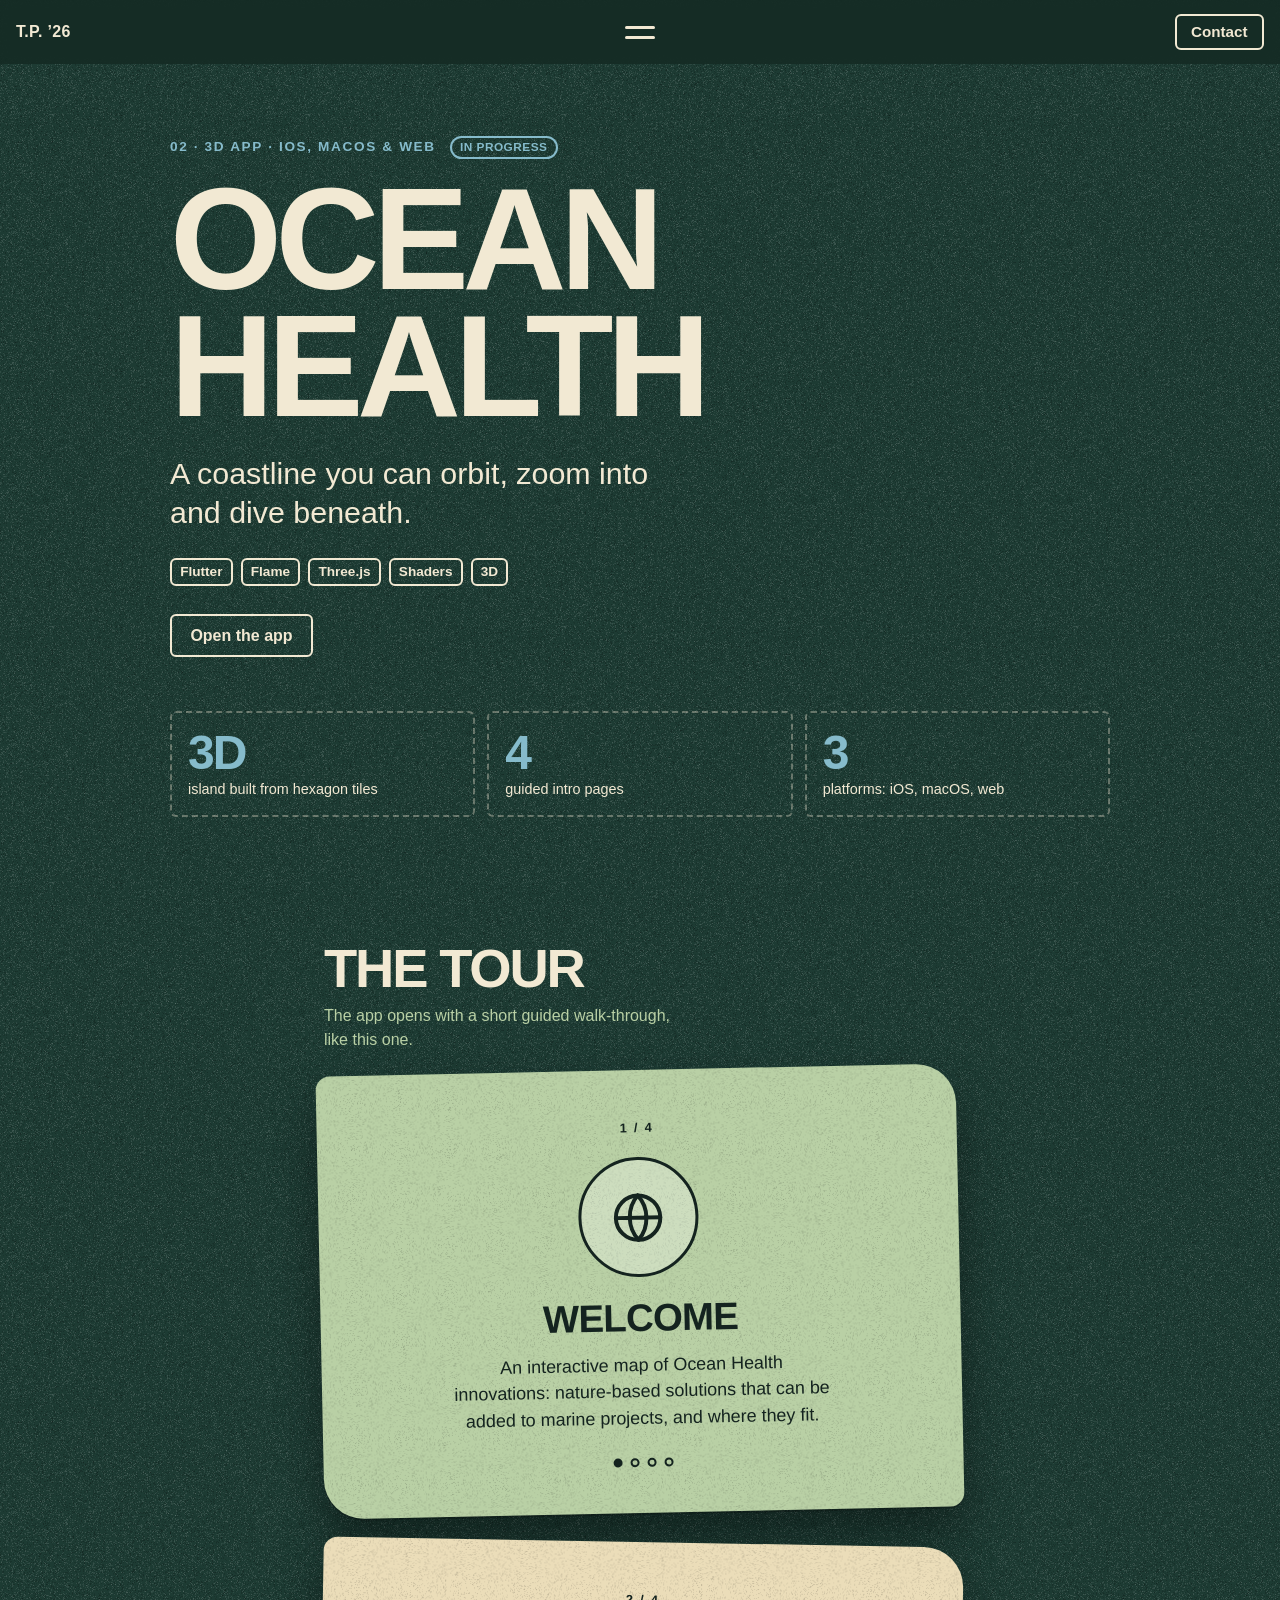
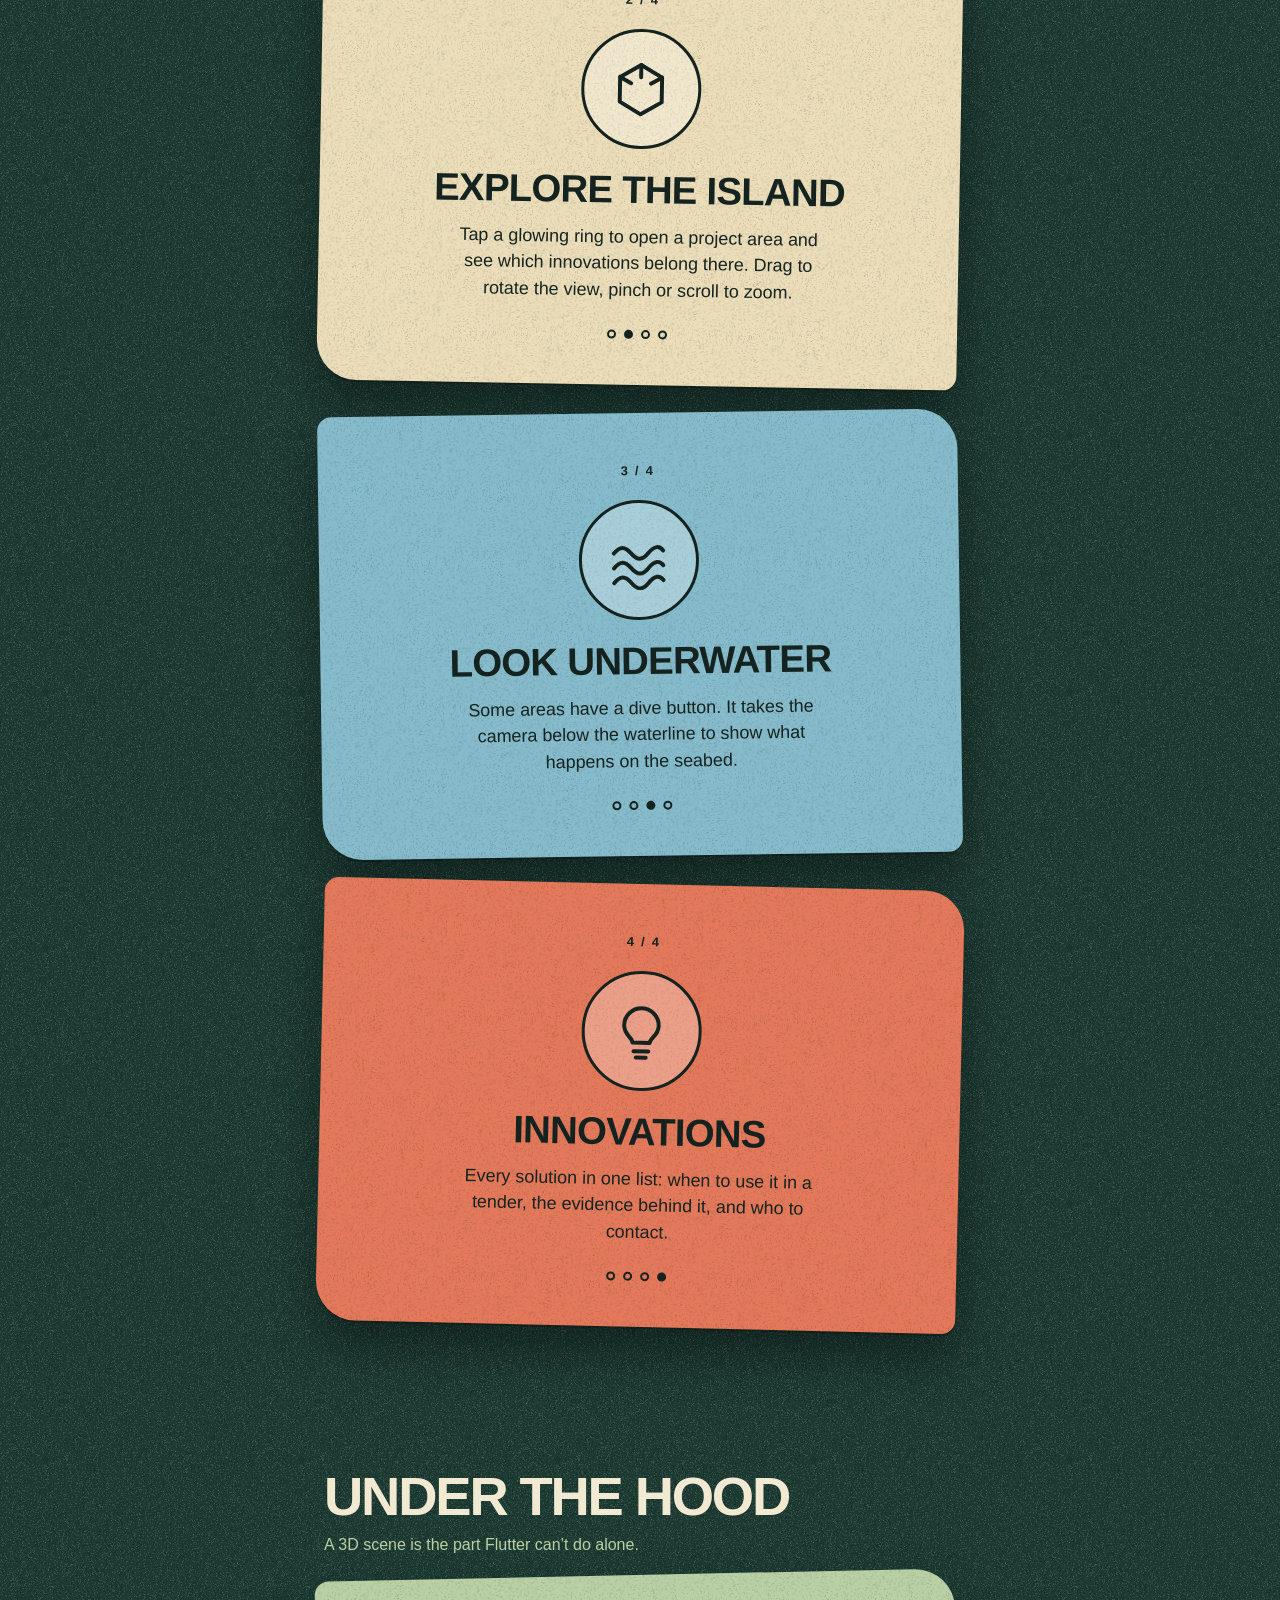
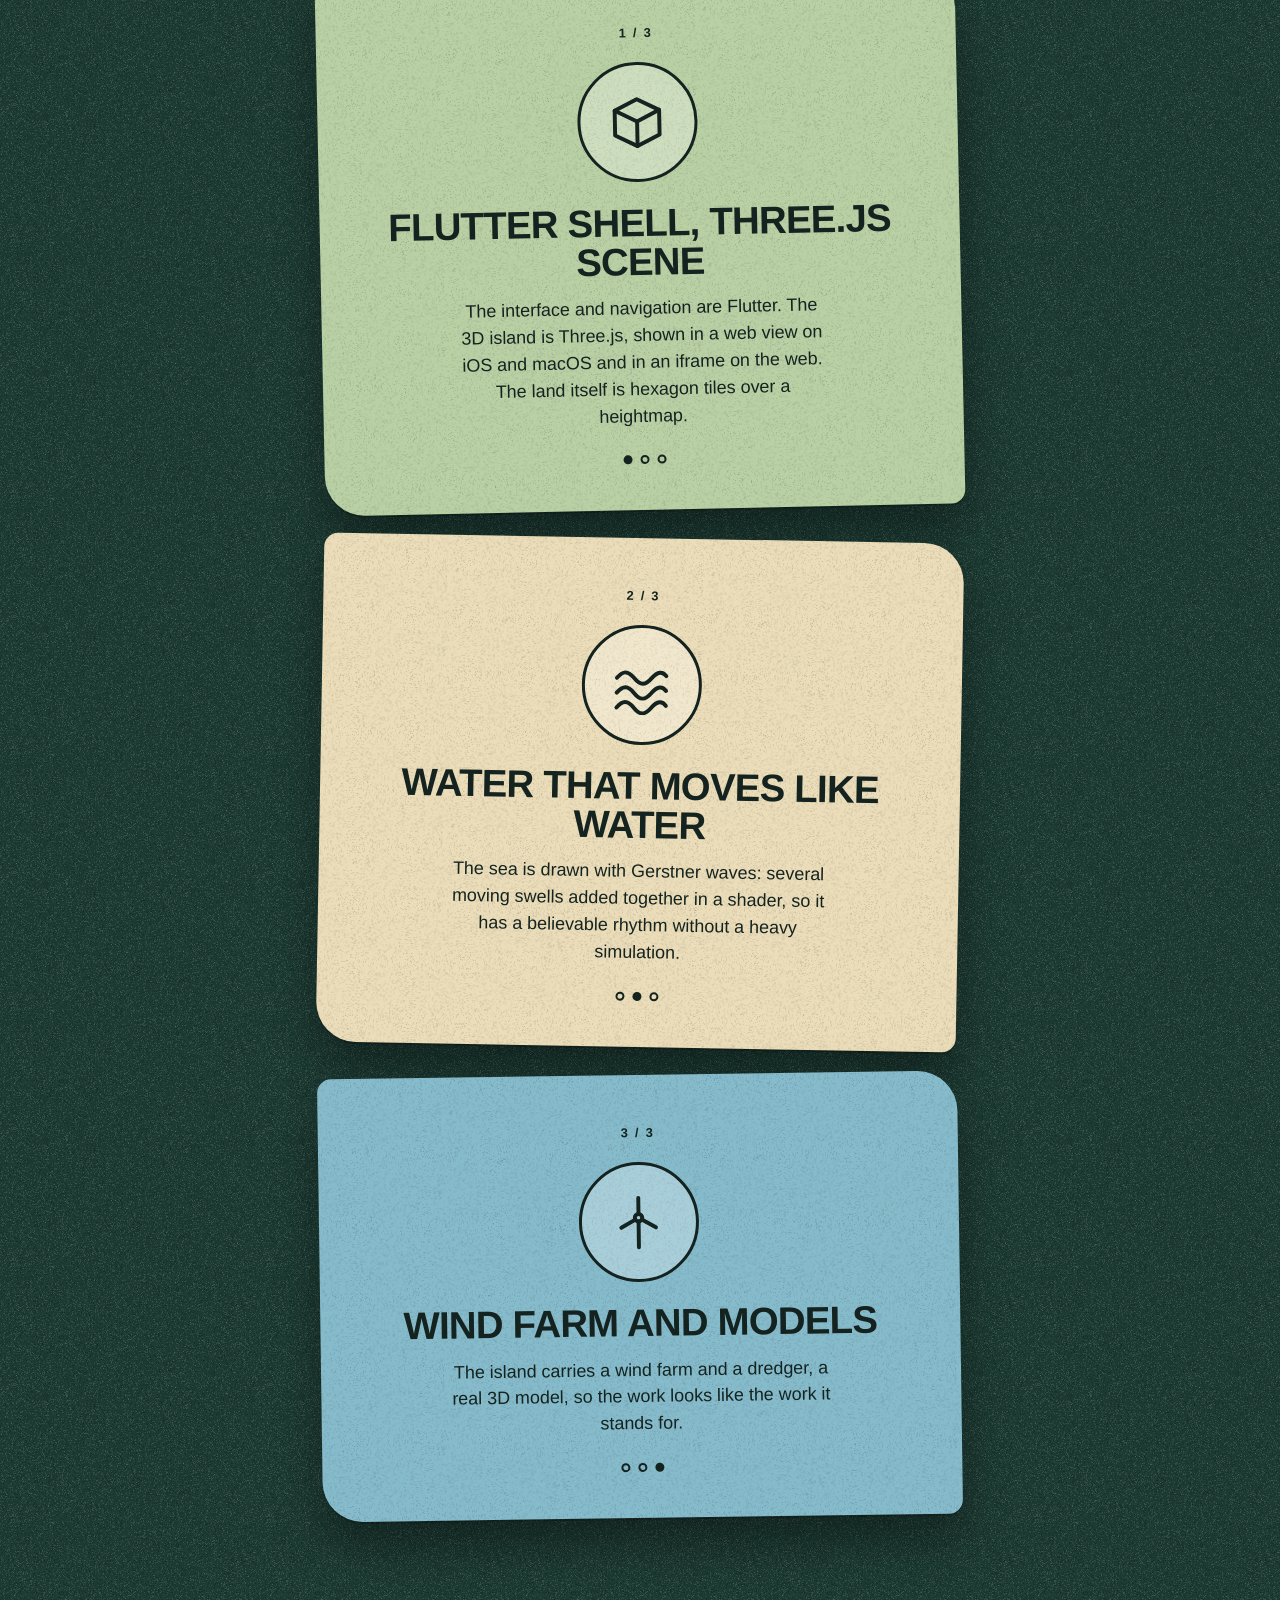
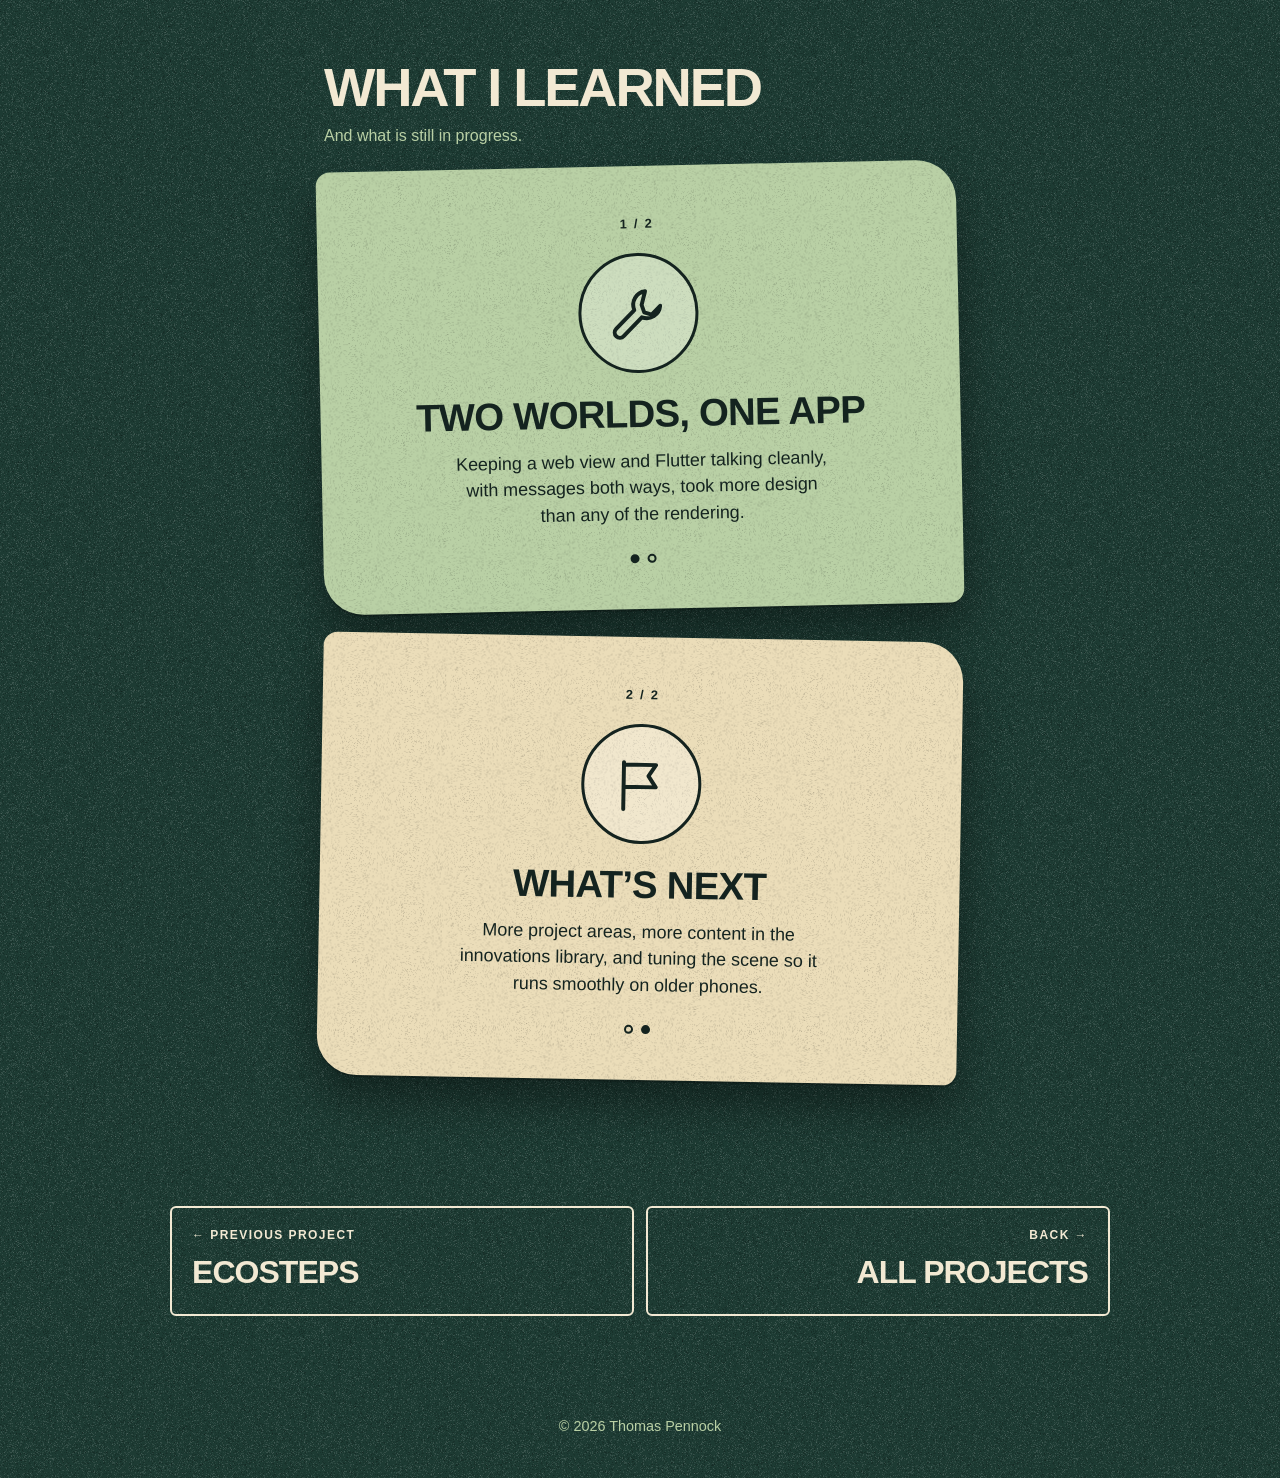
<file: ocean-health.html>
<!doctype html>
<html lang="en">
<head>
  <meta charset="utf-8">
  <meta name="viewport" content="width=device-width, initial-scale=1">
  <title>Ocean Health — Thomas Pennock</title>
  <meta name="description" content="Ocean Health: a 3D digital twin of a coastline and offshore wind farm, built with Flutter, Flame and Three.js.">
  <meta name="theme-color" content="#142A24">
  <link rel="stylesheet" href="style.css">
</head>
<body class="page-sea">

<header class="bar">
  <a class="bar__brand" href="index.html">T.P. ’26</a>
  <button class="bar__menu" type="button" aria-label="Menu" aria-expanded="false" aria-controls="menu">
    <span></span><span></span>
  </button>
  <a class="btn btn--bar" href="index.html#say-hi">Contact</a>
</header>

<nav id="menu" class="menu" hidden aria-label="Main">
  <a href="index.html">Home</a>
  <a href="index.html#projects">Projects</a>
  <a href="index.html#say-hi">Say hi</a>
</nav>

<main>
  <section class="proj-hero">
    <p class="proj-hero__kicker"><span>02 · 3D app · iOS, macOS &amp; web</span><span class="pill">In progress</span></p>
    <h1 class="proj-hero__title">Ocean<br>Health</h1>
    <p class="proj-hero__lede">A coastline you can orbit, zoom into and dive beneath.</p>
    <ul class="tags"><li>Flutter</li><li>Flame</li><li>Three.js</li><li>Shaders</li><li>3D</li></ul>
    <div class="card__actions"><a class="btn" href="https://ocean-health-vo.web.app" target="_blank" rel="noopener">Open the app</a></div>
  </section>

  <div class="facts">
    <div class="fact"><b>3D</b><span>island built from hexagon tiles</span></div>
    <div class="fact"><b>4</b><span>guided intro pages</span></div>
    <div class="fact"><b>3</b><span>platforms: iOS, macOS, web</span></div>
  </div>

  <div class="chapter"><h2>The tour</h2><p>The app opens with a short guided walk-through, like this one.</p></div>
  <section class="steps" aria-label="The tour">
    <article class="step step--sage" style="--tilt:-1.2deg">
      <span class="step__count">1 / 4</span>
      <div class="step__medal"><svg viewBox="0 0 48 48" fill="none" stroke="#14231F" stroke-width="3.2" stroke-linecap="round" stroke-linejoin="round"><circle cx="24" cy="24" r="18"/><path d="M6 24h36M24 6c-9 10-9 26 0 36M24 6c9 10 9 26 0 36"/></svg></div>
      <h3 class="step__title">Welcome</h3>
      <p class="step__text">An interactive map of Ocean Health innovations: nature-based solutions that can be added to marine projects, and where they fit.</p>
      <div class="step__dots" aria-hidden="true"><i class="on"></i><i></i><i></i><i></i></div>
    </article>
    <article class="step step--sand" style="--tilt:1deg">
      <span class="step__count">2 / 4</span>
      <div class="step__medal"><svg viewBox="0 0 48 48" fill="none" stroke="#14231F" stroke-width="3.2" stroke-linecap="round" stroke-linejoin="round"><path d="M24 4 41 14v20L24 44 7 34V14Z"/><path d="M24 4v10M41 14l-9 5M7 14l9 5"/></svg></div>
      <h3 class="step__title">Explore the island</h3>
      <p class="step__text">Tap a glowing ring to open a project area and see which innovations belong there. Drag to rotate the view, pinch or scroll to zoom.</p>
      <div class="step__dots" aria-hidden="true"><i></i><i class="on"></i><i></i><i></i></div>
    </article>
    <article class="step step--sea" style="--tilt:-0.8deg">
      <span class="step__count">3 / 4</span>
      <div class="step__medal"><svg viewBox="0 0 48 48" fill="none" stroke="#14231F" stroke-width="3.2" stroke-linecap="round" stroke-linejoin="round"><path d="M4 18c5-6 9-6 14 0s9 6 14 0 9-6 12-2M4 30c5-6 9-6 14 0s9 6 14 0 9-6 12-2M4 42c5-6 9-6 14 0s9 6 14 0 9-6 12-2"/></svg></div>
      <h3 class="step__title">Look underwater</h3>
      <p class="step__text">Some areas have a dive button. It takes the camera below the waterline to show what happens on the seabed.</p>
      <div class="step__dots" aria-hidden="true"><i></i><i></i><i class="on"></i><i></i></div>
    </article>
    <article class="step step--coral" style="--tilt:1.3deg">
      <span class="step__count">4 / 4</span>
      <div class="step__medal"><svg viewBox="0 0 48 48" fill="none" stroke="#14231F" stroke-width="3.2" stroke-linecap="round" stroke-linejoin="round"><path d="M17 33c0-4-7-6-7-14a14 14 0 0 1 28 0c0 8-7 10-7 14Z"/><path d="M18 40h12M20 45h8"/></svg></div>
      <h3 class="step__title">Innovations</h3>
      <p class="step__text">Every solution in one list: when to use it in a tender, the evidence behind it, and who to contact.</p>
      <div class="step__dots" aria-hidden="true"><i></i><i></i><i></i><i class="on"></i></div>
    </article>
  </section>
  <div class="chapter"><h2>Under the hood</h2><p>A 3D scene is the part Flutter can’t do alone.</p></div>
  <section class="steps" aria-label="Under the hood">
    <article class="step step--sage" style="--tilt:-1.2deg">
      <span class="step__count">1 / 3</span>
      <div class="step__medal"><svg viewBox="0 0 48 48" fill="none" stroke="#14231F" stroke-width="3.2" stroke-linecap="round" stroke-linejoin="round"><path d="M24 5 42 14v20L24 43 6 34V14Z"/><path d="M6 14l18 9 18-9M24 23v20"/></svg></div>
      <h3 class="step__title">Flutter shell, Three.js scene</h3>
      <p class="step__text">The interface and navigation are Flutter. The 3D island is Three.js, shown in a web view on iOS and macOS and in an iframe on the web. The land itself is hexagon tiles over a heightmap.</p>
      <div class="step__dots" aria-hidden="true"><i class="on"></i><i></i><i></i></div>
    </article>
    <article class="step step--sand" style="--tilt:1deg">
      <span class="step__count">2 / 3</span>
      <div class="step__medal"><svg viewBox="0 0 48 48" fill="none" stroke="#14231F" stroke-width="3.2" stroke-linecap="round" stroke-linejoin="round"><path d="M4 18c5-6 9-6 14 0s9 6 14 0 9-6 12-2M4 30c5-6 9-6 14 0s9 6 14 0 9-6 12-2M4 42c5-6 9-6 14 0s9 6 14 0 9-6 12-2"/></svg></div>
      <h3 class="step__title">Water that moves like water</h3>
      <p class="step__text">The sea is drawn with Gerstner waves: several moving swells added together in a shader, so it has a believable rhythm without a heavy simulation.</p>
      <div class="step__dots" aria-hidden="true"><i></i><i class="on"></i><i></i></div>
    </article>
    <article class="step step--sea" style="--tilt:-0.8deg">
      <span class="step__count">3 / 3</span>
      <div class="step__medal"><svg viewBox="0 0 48 48" fill="none" stroke="#14231F" stroke-width="3.2" stroke-linecap="round" stroke-linejoin="round"><circle cx="24" cy="20" r="3"/><path d="M24 17V4M26.6 21.5 38 28M21.4 21.5 10 28M24 23v21"/></svg></div>
      <h3 class="step__title">Wind farm and models</h3>
      <p class="step__text">The island carries a wind farm and a dredger, a real 3D model, so the work looks like the work it stands for.</p>
      <div class="step__dots" aria-hidden="true"><i></i><i></i><i class="on"></i></div>
    </article>
  </section>
  <div class="chapter"><h2>What I learned</h2><p>And what is still in progress.</p></div>
  <section class="steps" aria-label="What I learned">
    <article class="step step--sage" style="--tilt:-1.2deg">
      <span class="step__count">1 / 2</span>
      <div class="step__medal"><svg viewBox="0 0 48 48" fill="none" stroke="#14231F" stroke-width="3.2" stroke-linecap="round" stroke-linejoin="round"><path d="M30 6a11 11 0 0 0-9 15L6 36a4 4 0 0 0 6 6l15-15A11 11 0 0 0 42 18l-7 7-6-2-2-6Z"/></svg></div>
      <h3 class="step__title">Two worlds, one app</h3>
      <p class="step__text">Keeping a web view and Flutter talking cleanly, with messages both ways, took more design than any of the rendering.</p>
      <div class="step__dots" aria-hidden="true"><i class="on"></i><i></i></div>
    </article>
    <article class="step step--sand" style="--tilt:1deg">
      <span class="step__count">2 / 2</span>
      <div class="step__medal"><svg viewBox="0 0 48 48" fill="none" stroke="#14231F" stroke-width="3.2" stroke-linecap="round" stroke-linejoin="round"><path d="M10 44V6M10 8h26l-6 9 6 9H10"/></svg></div>
      <h3 class="step__title">What’s next</h3>
      <p class="step__text">More project areas, more content in the innovations library, and tuning the scene so it runs smoothly on older phones.</p>
      <div class="step__dots" aria-hidden="true"><i></i><i class="on"></i></div>
    </article>
  </section>

  <nav class="pager" aria-label="Other projects">
    <a class="prev" href="ecosteps.html"><small>← Previous project</small><strong>EcoSteps</strong></a>
    <a class="next" href="index.html#projects"><small>Back →</small><strong>All projects</strong></a>
  </nav>
</main>

<footer class="foot">
  <p>© 2026 Thomas Pennock</p>
</footer>

<script src="script.js"></script>
</body>
</html>
</file>
<file: style.css>
/* Palette: deep pine page, with sage / sea / coral paper cards and dark ink. */
:root {
  --pine: #1d3b33;
  --pine-deep: #142a24;
  --cream: #f2e9d3;
  --sand: #ebddb9;
  --coral: #e3795a;
  --sea: #86bbcb;
  --sage: #b9d0a5;
  --ink: #14231f;

  /* System Helvetica: no font download, no licence, no third-party requests. */
  --font: "Helvetica Neue", Helvetica, Arial, "Liberation Sans", sans-serif;
  --bar: 64px;
}

*, *::before, *::after { box-sizing: border-box; }
* { margin: 0; }

html {
  scroll-behavior: smooth;
  scroll-padding-top: calc(var(--bar) + 12px);
  background: var(--pine);
}

body {
  font-family: var(--font);
  line-height: 1.5;
  color: var(--cream);
  background: var(--pine) url("assets/grain.png");
  -webkit-font-smoothing: antialiased;
  overflow-x: hidden;
}
body.menu-open { overflow: hidden; }

a { color: inherit; }
:focus-visible { outline: 3px solid var(--coral); outline-offset: 3px; }

/* ---------- Buttons: outlined, small radius ---------- */
.btn {
  display: inline-block;
  border: 2px solid currentColor;
  border-radius: 6px;
  padding: 0.62em 1.15em;
  font: inherit;
  font-weight: 600;
  line-height: 1.2;
  color: inherit;
  text-decoration: none;
  background: transparent;
  cursor: pointer;
  transition: background 0.2s, color 0.2s;
}
.btn:hover { background: var(--ink); color: var(--cream); }
.btn--ghost { border-style: dashed; }
.btn--bar { padding: 0.45em 0.95em; font-size: 0.95rem; }
.btn--bar:hover { background: var(--cream); color: var(--pine-deep); }

/* ---------- Top bar ---------- */
.bar {
  position: fixed;
  inset: 0 0 auto 0;
  z-index: 50;
  height: var(--bar);
  padding: 0 16px;
  display: grid;
  grid-template-columns: 1fr auto 1fr;
  align-items: center;
  background: rgb(20 42 36 / 0.86);
  backdrop-filter: blur(8px);
  -webkit-backdrop-filter: blur(8px);
}
.bar__brand {
  justify-self: start;
  text-decoration: none;
  font-weight: 700;
  letter-spacing: 0.02em;
}
.bar .btn { justify-self: end; }

.bar__menu {
  width: 44px;
  height: 44px;
  display: grid;
  place-content: center;
  gap: 7px;
  padding: 0;
  border: 0;
  background: none;
  color: inherit;
  cursor: pointer;
}
.bar__menu span {
  display: block;
  width: 30px;
  height: 3px;
  background: currentColor;
  border-radius: 2px;
  transition: transform 0.25s;
}
.bar__menu[aria-expanded="true"] span:first-child { transform: translateY(5px) rotate(20deg); }
.bar__menu[aria-expanded="true"] span:last-child { transform: translateY(-5px) rotate(-20deg); }

.menu {
  position: fixed;
  inset: 0;
  z-index: 40;
  display: grid;
  align-content: center;
  gap: 1rem;
  padding: var(--bar) 24px 0;
  background: var(--pine-deep) url("assets/grain.png");
}
.menu[hidden] { display: none; }
.menu a {
  font-size: clamp(3rem, 14vw, 6rem);
  font-weight: 700;
  line-height: 0.95;
  letter-spacing: -0.04em;
  text-transform: uppercase;
  text-decoration: none;
}
.menu a:hover { color: var(--coral); }

/* ---------- Hero ---------- */
.hero {
  min-height: 100svh;
  padding: calc(var(--bar) + 6vh) 20px 7vh;
  display: grid;
  align-content: center;
  gap: 28px;
}
.hero__kicker {
  margin-bottom: 14px;
  font-size: 0.85rem;
  font-weight: 700;
  letter-spacing: 0.12em;
  text-transform: uppercase;
  color: var(--sage);
}
.hero__title {
  font-size: clamp(3.4rem, 18vw, 8rem);
  font-weight: 700;
  line-height: 0.88;
  letter-spacing: -0.045em;
  text-transform: uppercase;
}
.hero__lede {
  margin-top: 22px;
  max-width: 26ch;
  font-size: clamp(1.15rem, 3.6vw, 1.7rem);
  line-height: 1.3;
}
.hero__cue {
  display: inline-block;
  margin-top: 26px;
  font-weight: 700;
  letter-spacing: 0.06em;
  text-transform: uppercase;
  text-decoration: none;
  color: var(--coral);
}
.hero__cue:hover { text-decoration: underline; }
.hero__art { width: min(100%, 620px); height: auto; justify-self: center; overflow: visible; }

@media (min-width: 900px) {
  .hero {
    grid-template-columns: minmax(0, 1.1fr) minmax(0, 0.9fr);
    align-items: center;
    padding-inline: 6vw;
  }
}

/* Paper-cut look: each layer gets a hard offset shadow. */
.hero__art .paper { filter: drop-shadow(0 6px 0 rgb(0 0 0 / 0.2)); }
.hero__art .blades { animation: spin 16s linear infinite; }
.hero__art .turbine--far .blades { animation-duration: 22s; }
.hero__art .tree { animation: sway 6s ease-in-out infinite; }
.hero__art .sun { animation: bob 9s ease-in-out infinite; transform-origin: 440px 118px; }
@keyframes spin { to { transform: rotate(360deg); } }
@keyframes sway { 0%, 100% { transform: rotate(-1.6deg); } 50% { transform: rotate(1.6deg); } }
@keyframes bob { 0%, 100% { transform: translateY(0); } 50% { transform: translateY(-6px); } }

/* ---------- Project cards: a tilted deck that stacks as you scroll ---------- */
.stack { padding: 4vh 16px 22vh; }

.card {
  --bg: var(--sand);
  position: sticky;
  top: calc(var(--bar) + 16px + var(--i) * 22px);
  width: min(100%, 820px);
  min-height: min(62vh, 520px);
  margin: 0 auto 24vh;
  padding: clamp(22px, 5vw, 44px);
  color: var(--ink);
  background: var(--bg);
  border-radius: 14px 40px 14px 40px;
  transform: rotate(var(--tilt));
  box-shadow: 0 2px 0 rgb(0 0 0 / 0.2), 0 24px 46px rgb(0 0 0 / 0.38);
  isolation: isolate;
}
.card:last-child { margin-bottom: 0; }
.card--sage { --bg: var(--sage); }
.card--sea { --bg: var(--sea); }
.card--coral { --bg: var(--coral); }

/* Paper grain over the card, below its content. */
.card::after {
  content: "";
  position: absolute;
  inset: 0;
  border-radius: inherit;
  background: url("assets/grain.png");
  mix-blend-mode: multiply;
  opacity: 0.6;
  pointer-events: none;
  z-index: 0;
}
.card > * { position: relative; z-index: 1; }
.card .btn:hover { background: var(--ink); color: var(--bg); }
.card :focus-visible { outline-color: var(--ink); }

.card__art {
  position: absolute !important;
  top: clamp(18px, 4vw, 34px);
  right: clamp(18px, 4vw, 34px);
  width: clamp(54px, 14vw, 104px);
  height: auto;
  pointer-events: none;
}

.card__meta {
  display: flex;
  flex-wrap: wrap;
  align-items: center;
  gap: 6px 12px;
  padding-right: clamp(66px, 18vw, 130px);
  font-size: 0.88rem;
  font-weight: 700;
  letter-spacing: 0.02em;
}
.pill {
  border: 2px solid currentColor;
  border-radius: 999px;
  padding: 0.05em 0.7em;
  font-size: 0.74rem;
}

.card__title {
  margin: 22px 0 16px;
  font-size: clamp(2.7rem, 11vw, 6rem);
  font-weight: 700;
  line-height: 0.9;
  letter-spacing: -0.04em;
  text-transform: uppercase;
}
.card__text { max-width: 46ch; font-size: clamp(1rem, 2.6vw, 1.2rem); }

.tags {
  display: flex;
  flex-wrap: wrap;
  gap: 8px;
  margin: 20px 0 0;
  padding: 0;
  list-style: none;
}
.tags li {
  border: 2px solid currentColor;
  border-radius: 6px;
  padding: 0.12em 0.6em;
  font-size: 0.85rem;
  font-weight: 600;
}
.card__actions { display: flex; flex-wrap: wrap; gap: 10px; margin-top: 26px; }

/* ---------- Footer ---------- */
.foot { padding: 28px 20px 40px; text-align: center; font-size: 0.9rem; color: var(--sage); }

/* ---------- Motion ---------- */
@media (prefers-reduced-motion: reduce) {
  html { scroll-behavior: auto; }
  .hero__art .blades, .hero__art .tree, .hero__art .sun { animation: none; }
  .btn, .bar__menu span { transition: none; }
}

/* ---------- Project pages: intro-style steps ---------- */
.proj-hero {
  padding: calc(var(--bar) + 8vh) 20px 6vh;
  max-width: 980px;
  margin: 0 auto;
}
.proj-hero__kicker {
  display: flex;
  flex-wrap: wrap;
  align-items: center;
  gap: 8px 14px;
  margin-bottom: 18px;
  font-size: 0.85rem;
  font-weight: 700;
  letter-spacing: 0.12em;
  text-transform: uppercase;
  color: var(--accent, var(--sage));
}
.proj-hero__kicker .pill { letter-spacing: 0.04em; }
.proj-hero__title {
  font-size: clamp(3.4rem, 17vw, 9rem);
  font-weight: 700;
  line-height: 0.88;
  letter-spacing: -0.045em;
  text-transform: uppercase;
}
.proj-hero__lede {
  margin-top: 24px;
  max-width: 30ch;
  font-size: clamp(1.2rem, 3.8vw, 1.9rem);
  line-height: 1.28;
}
.proj-hero .tags { margin-top: 26px; }
.proj-hero .card__actions { margin-top: 28px; }
.proj-hero .btn:hover { background: var(--cream); color: var(--pine-deep); }

.facts {
  display: grid;
  grid-template-columns: repeat(auto-fit, minmax(130px, 1fr));
  gap: 12px;
  max-width: 980px;
  margin: 0 auto;
  padding: 0 20px 8vh;
}
.fact {
  padding: 16px 16px 14px;
  border: 2px dashed rgb(242 233 211 / 0.35);
  border-radius: 6px;
}
.fact b {
  display: block;
  font-size: clamp(2rem, 7vw, 3rem);
  line-height: 1;
  letter-spacing: -0.04em;
  color: var(--accent, var(--sage));
}
.fact span { font-size: 0.9rem; }

.steps { padding: 2vh 16px 10vh; display: grid; gap: 28px; }
.step {
  --bg: var(--sand);
  position: relative;
  width: min(100%, 640px);
  margin: 0 auto;
  padding: clamp(28px, 6vw, 48px) clamp(22px, 5vw, 44px) clamp(30px, 6vw, 46px);
  display: grid;
  justify-items: center;
  text-align: center;
  color: var(--ink);
  background: var(--bg);
  border-radius: 14px 40px 14px 40px;
  transform: rotate(var(--tilt, 0deg));
  box-shadow: 0 2px 0 rgb(0 0 0 / 0.2), 0 24px 46px rgb(0 0 0 / 0.38);
  isolation: isolate;
}
.step::after {
  content: "";
  position: absolute;
  inset: 0;
  border-radius: inherit;
  background: url("assets/grain.png");
  mix-blend-mode: multiply;
  opacity: 0.6;
  pointer-events: none;
  z-index: 0;
}
.step > * { position: relative; z-index: 1; }
.step--sage { --bg: var(--sage); }
.step--sea { --bg: var(--sea); }
.step--coral { --bg: var(--coral); }

.step__count {
  font-size: 0.8rem;
  font-weight: 700;
  letter-spacing: 0.14em;
  text-transform: uppercase;
}
.step__medal {
  display: grid;
  place-items: center;
  width: clamp(92px, 24vw, 120px);
  aspect-ratio: 1;
  margin: 20px 0 22px;
  border: 3px solid var(--ink);
  border-radius: 50%;
  background: rgb(255 255 255 / 0.28);
}
.step__medal svg { width: 52%; height: auto; }
.step__title {
  font-size: clamp(1.7rem, 6vw, 2.4rem);
  font-weight: 700;
  line-height: 1;
  letter-spacing: -0.02em;
  text-transform: uppercase;
}
.step__text { margin-top: 14px; max-width: 38ch; font-size: clamp(1rem, 2.6vw, 1.12rem); }
.step__dots { display: flex; gap: 8px; margin-top: 26px; }
.step__dots i {
  width: 9px;
  height: 9px;
  border: 2px solid var(--ink);
  border-radius: 50%;
}
.step__dots i.on { background: var(--ink); }

/* Section heading between step groups */
.chapter {
  max-width: 640px;
  margin: 0 auto;
  padding: 6vh 4px 0;
}
.chapter h2 {
  font-size: clamp(2rem, 8vw, 3.4rem);
  line-height: 0.95;
  letter-spacing: -0.04em;
  text-transform: uppercase;
}
.chapter p { margin-top: 10px; max-width: 40ch; color: var(--sage); }

/* Next / previous project */
.pager {
  display: grid;
  gap: 12px;
  max-width: 980px;
  margin: 0 auto;
  padding: 4vh 20px 8vh;
}
@media (min-width: 640px) { .pager { grid-template-columns: 1fr 1fr; } }
.pager a {
  display: grid;
  gap: 4px;
  padding: 18px 20px;
  border: 2px solid currentColor;
  border-radius: 6px;
  text-decoration: none;
  transition: background 0.2s, color 0.2s;
}
.pager a:hover { background: var(--cream); color: var(--pine-deep); }
.pager small { font-size: 0.75rem; font-weight: 700; letter-spacing: 0.12em; text-transform: uppercase; }
.pager strong { font-size: clamp(1.5rem, 5vw, 2rem); letter-spacing: -0.03em; text-transform: uppercase; }
.pager .next { text-align: right; }

body.page-sea { --accent: var(--sea); }
body.page-sage { --accent: var(--sage); }
</file>
